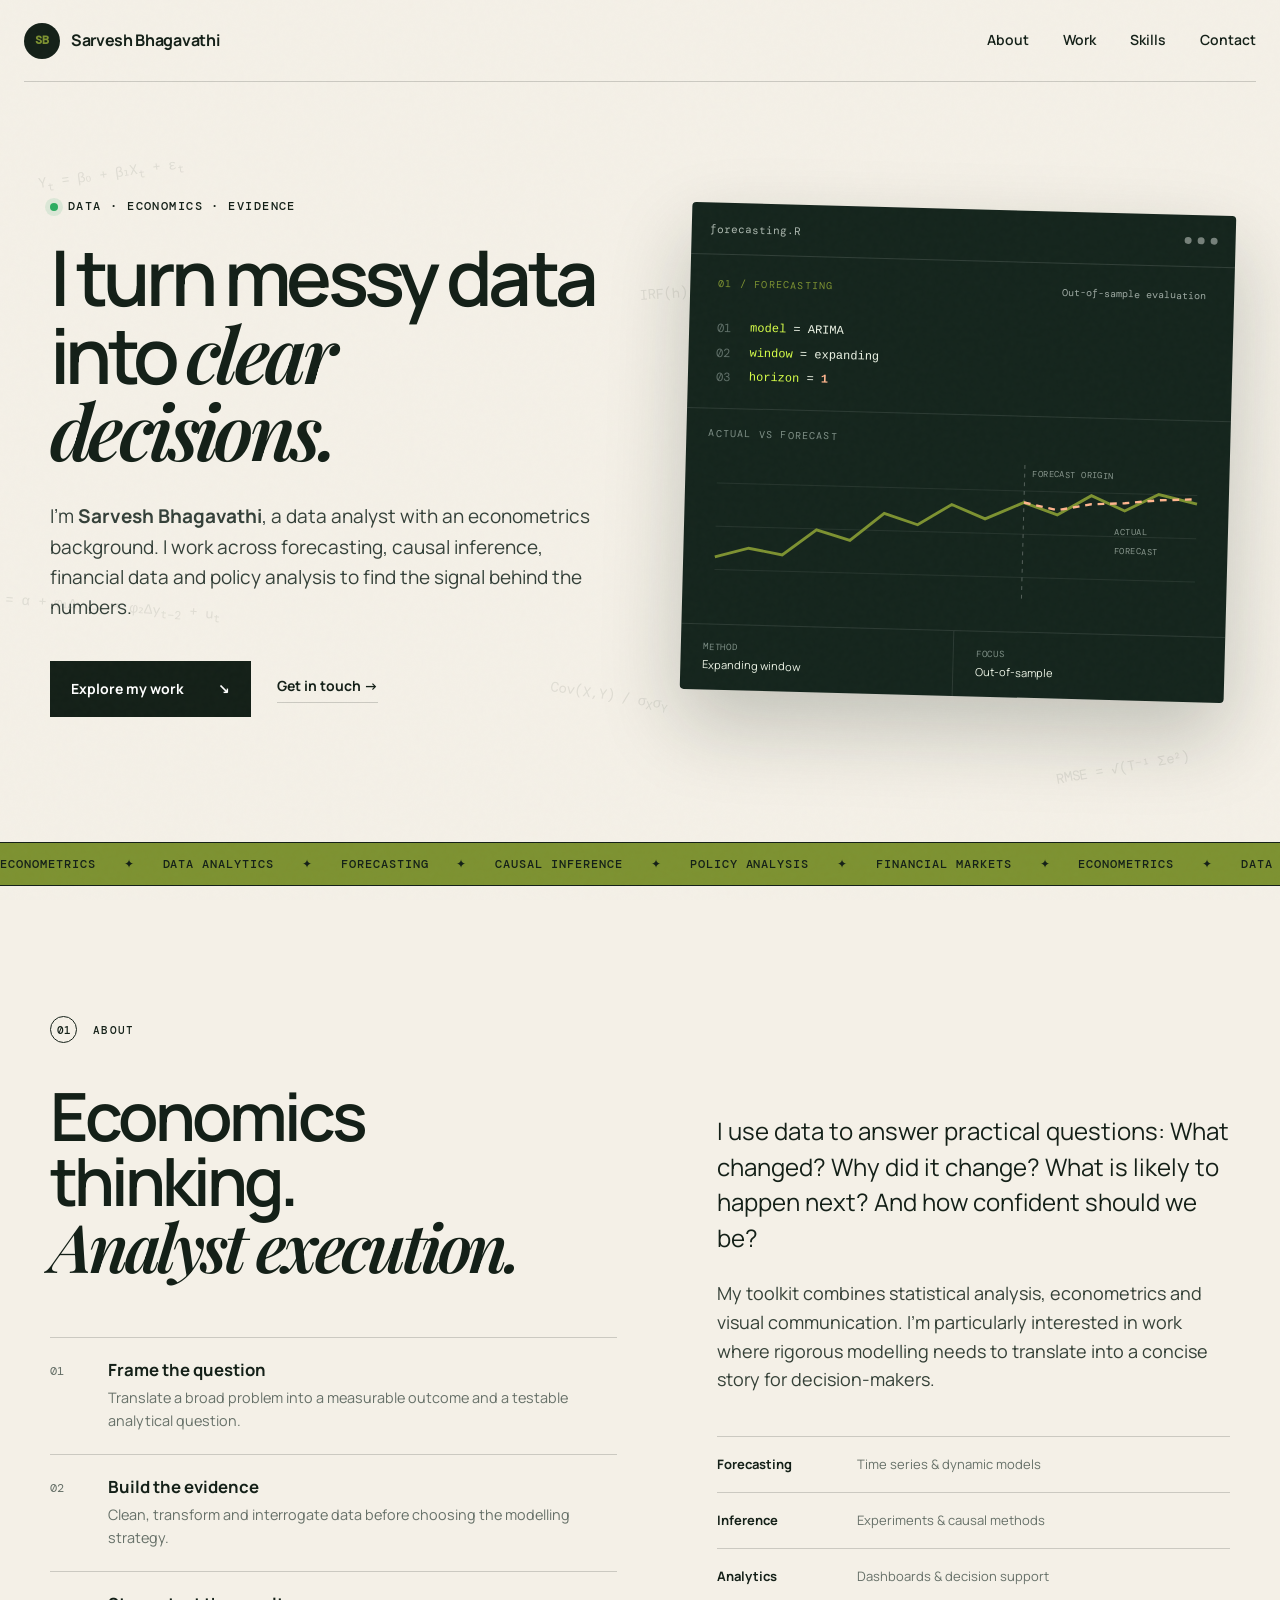
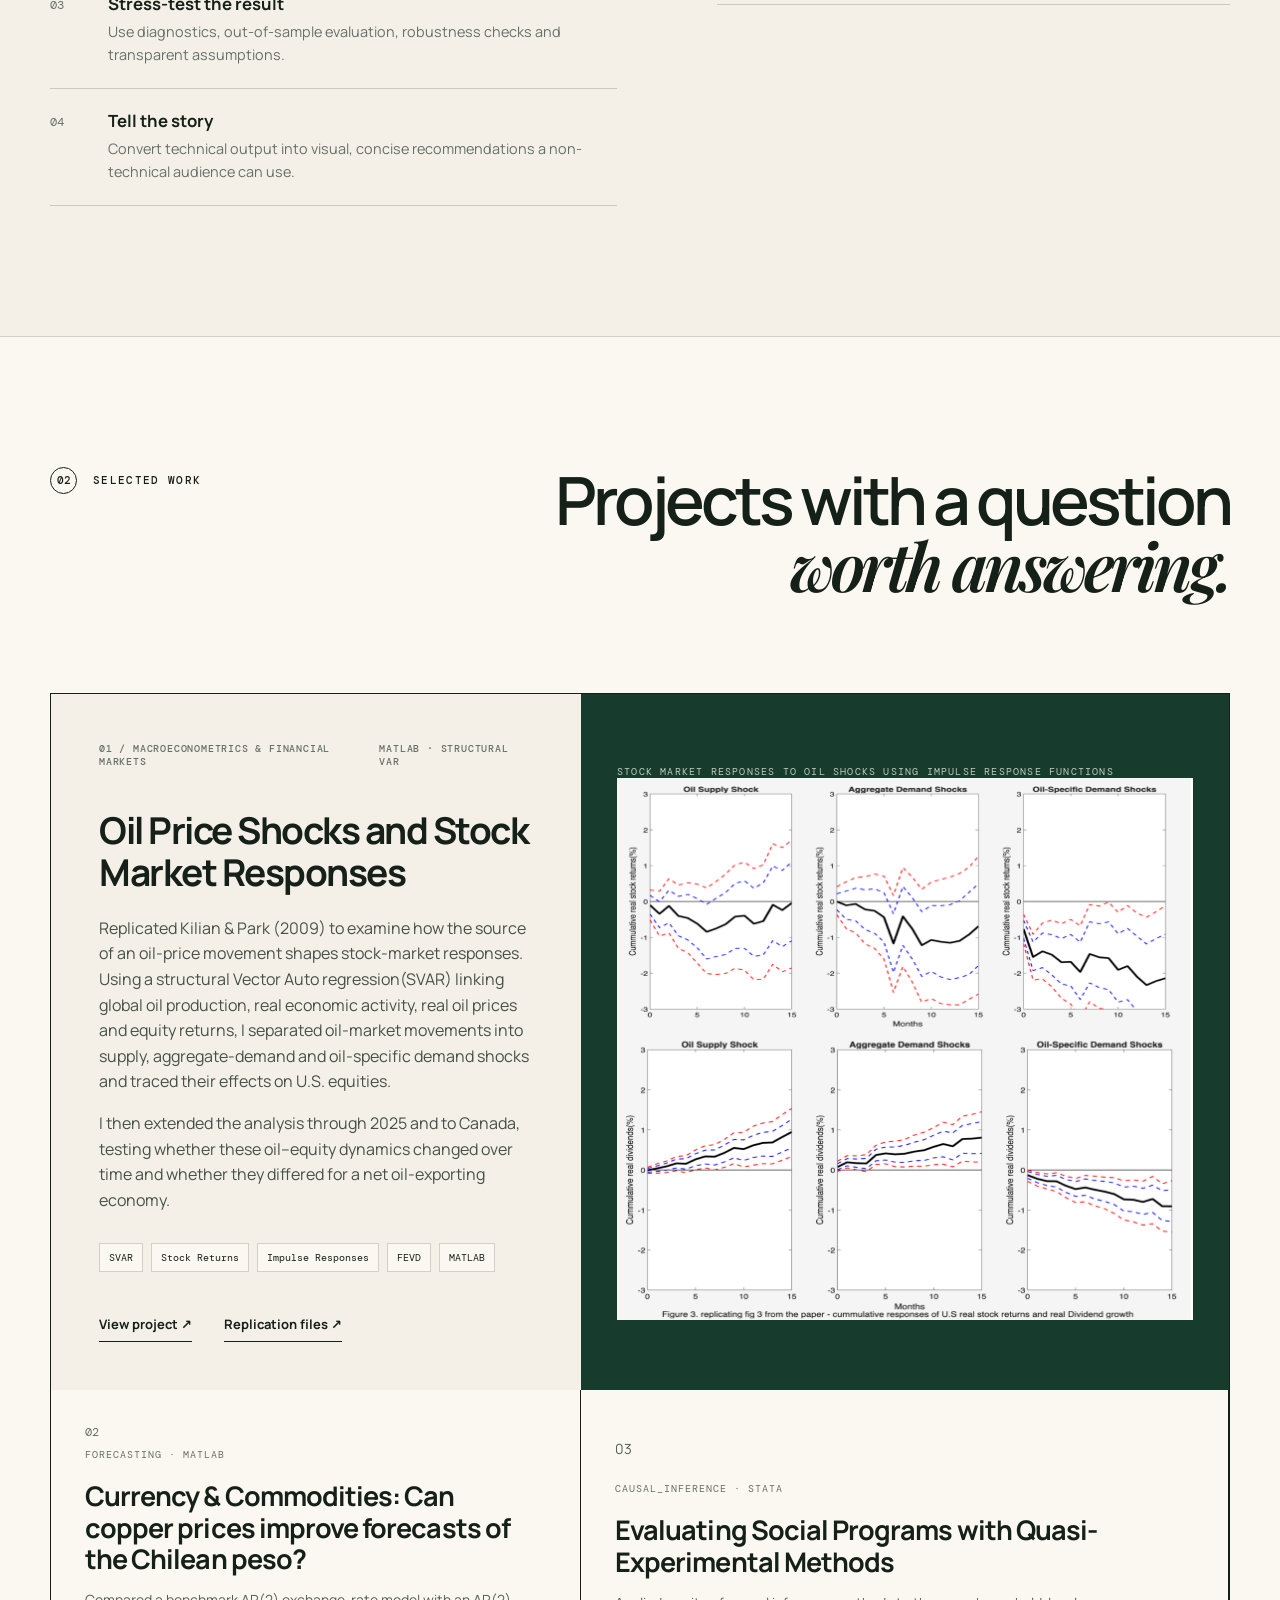
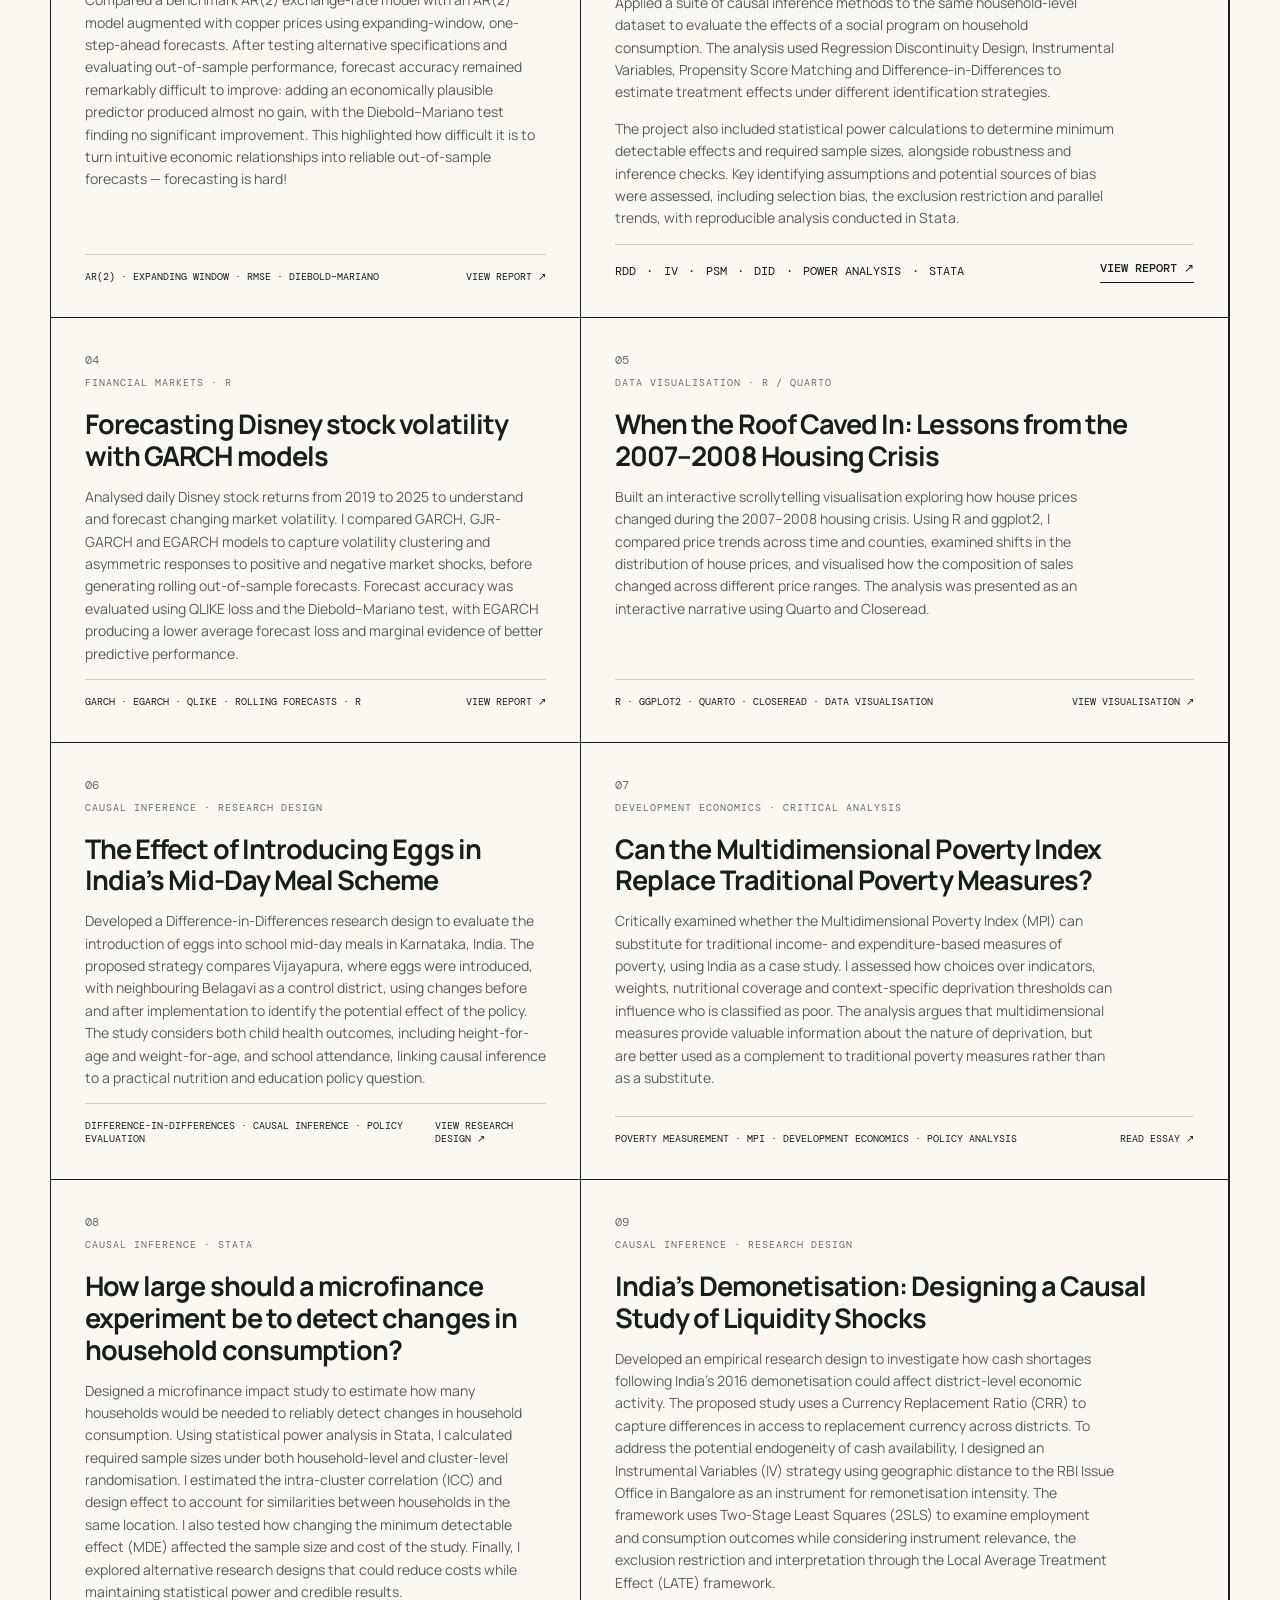
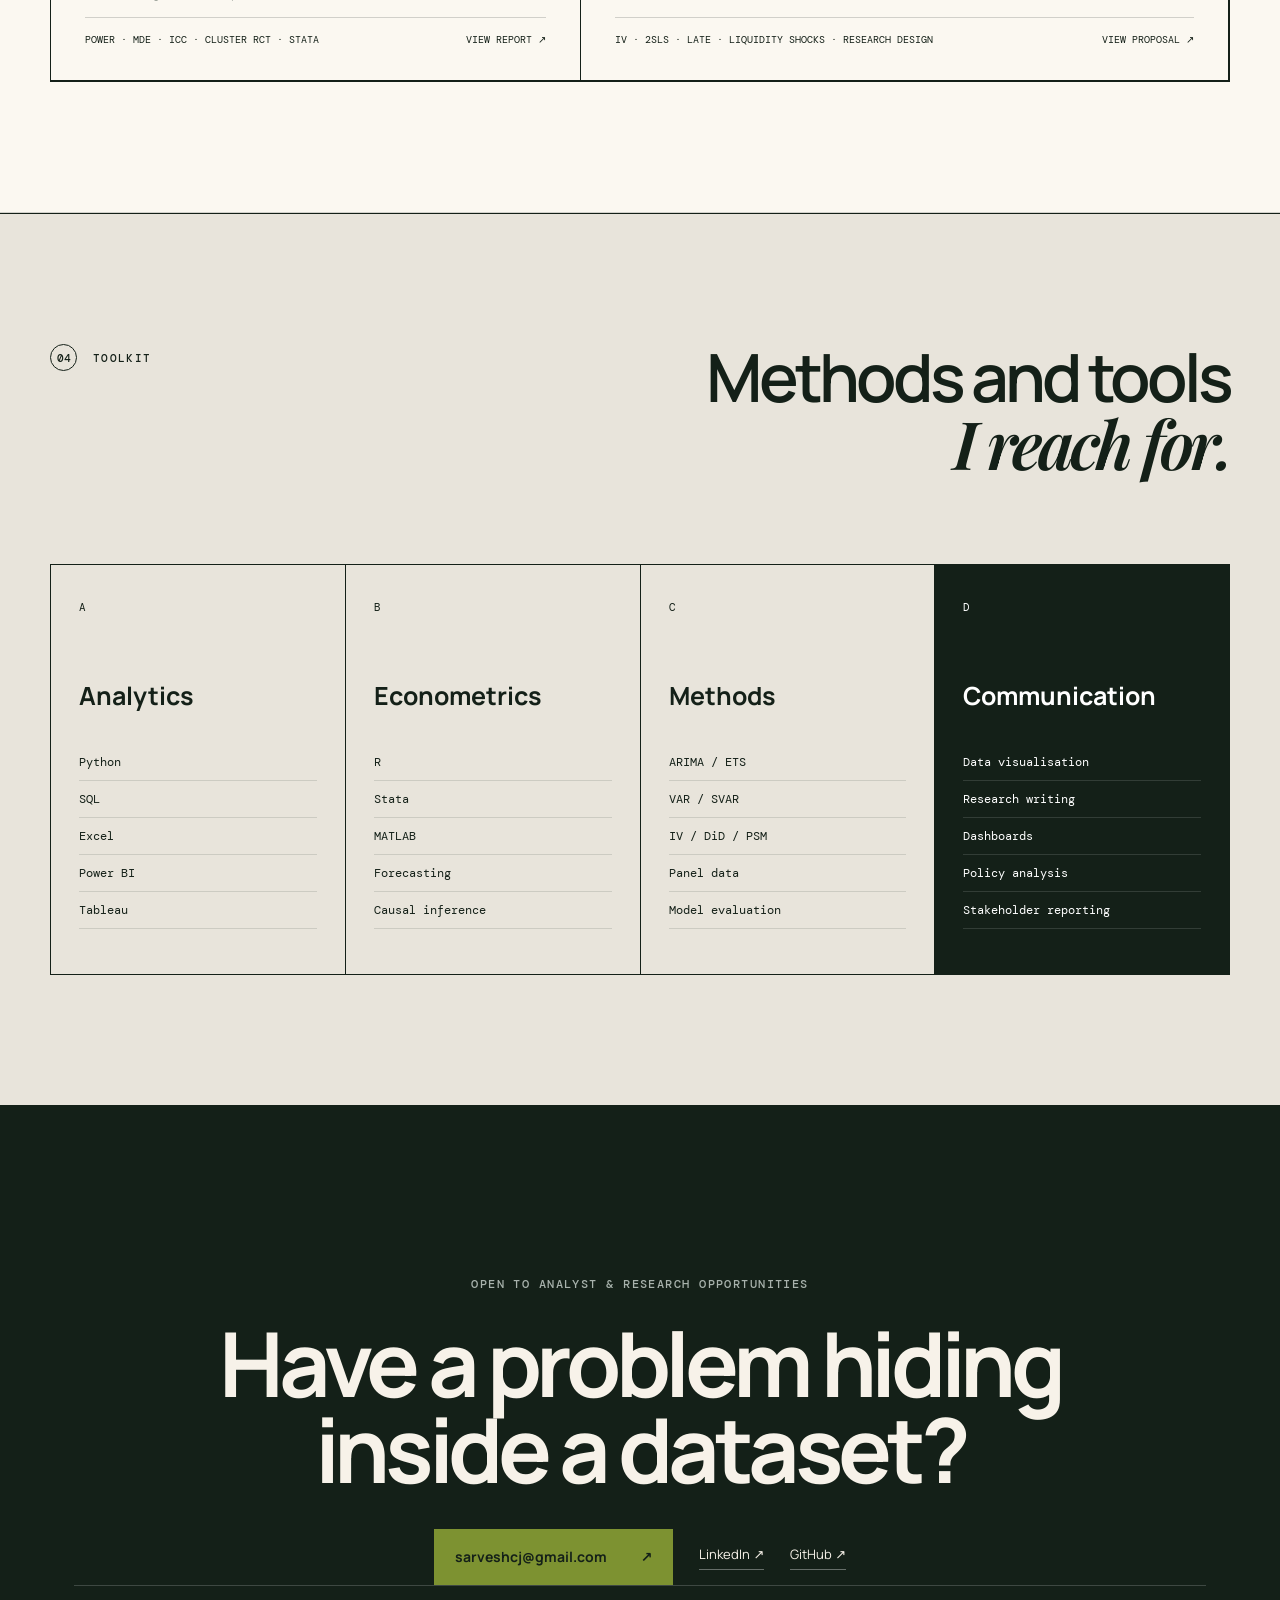
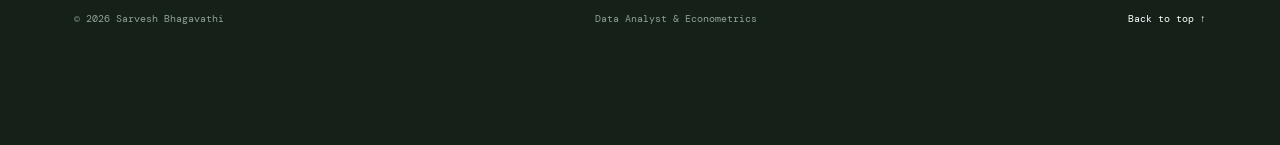
<file: index.html>
<!doctype html>
<html lang="en">
<head>
  <meta charset="utf-8" />
  <meta name="viewport" content="width=device-width, initial-scale=1" />
  <meta name="description" content="Sarvesh Bhagavathi — Data Analyst & Econometrics portfolio." />
  <meta name="theme-color" content="#f5f1e8" />
  <title>Sarvesh Bhagavathi | Data Analyst & Econometrics</title>
  <link rel="preconnect" href="https://fonts.googleapis.com">
  <link rel="preconnect" href="https://fonts.gstatic.com" crossorigin>
  <link href="https://fonts.googleapis.com/css2?family=DM+Mono:wght@300;400;500&family=Manrope:wght@400;500;600;700&family=Playfair+Display:ital,wght@0,600;1,600&display=swap" rel="stylesheet">
  <link rel="stylesheet" href="styles.css" />
</head>
<body>
  <div class="noise" aria-hidden="true"></div>
  <div class="equation-field" aria-hidden="true">
    <span class="eq eq-1">Y<sub>t</sub> = β₀ + β₁X<sub>t</sub> + ε<sub>t</sub></span>
    <span class="eq eq-2">E[ε | X] = 0</span>
    <span class="eq eq-3">Δy<sub>t</sub> = α + φ₁Δy<sub>t−1</sub> + φ₂Δy<sub>t−2</sub> + u<sub>t</sub></span>
    <span class="eq eq-4">RMSE = √(T⁻¹ Σe²)</span>
    <span class="eq eq-5">IRF(h) = ∂y<sub>t+h</sub>/∂ε<sub>t</sub></span>
    <span class="eq eq-6">Cov(X,Y) / σ<sub>X</sub>σ<sub>Y</sub></span>
  </div>

  <header class="site-header">
    <a class="brand" href="#top" aria-label="Home">
      <span class="brand-mark">SB</span>
      <span class="brand-name">Sarvesh Bhagavathi</span>
    </a>
    <nav class="nav" aria-label="Main navigation">
      <a href="#about">About</a>
      <a href="#work">Work</a>
      <a href="#skills">Skills</a>
      <a href="#contact">Contact</a>
    </nav>
    <button class="menu-button" aria-label="Open menu" aria-expanded="false">Menu</button>
  </header>

  <main id="top">
    <section class="hero shell">
      <div class="hero-copy reveal">
        <p class="eyebrow"><span class="status-dot"></span> Data · Economics · Evidence</p>
        <h1>I turn messy data into <em>clear decisions.</em></h1>
        <p class="hero-lede">I’m <strong>Sarvesh Bhagavathi</strong>, a data analyst with an econometrics background. I work across forecasting, causal inference, financial data and policy analysis to find the signal behind the numbers.</p>
        <div class="hero-actions">
          <a class="button button-primary" href="#work">Explore my work <span>↘</span></a>
          <a class="text-link" href="#contact">Get in touch <span>→</span></a>
        </div>
      </div>




     <div class="model-window">

  <div class="window-top">
    <span class="terminal-file">forecasting.R</span>
    <div class="window-dots"><i></i><i></i><i></i></div>
  </div>


  <!-- SCREEN 1: FORECASTING -->
  <div class="terminal-screen active" data-file="forecasting.R">

    <div class="terminal-heading">
      <span>01 / FORECASTING</span>
      <strong>Out-of-sample evaluation</strong>
    </div>

    <div class="code-block" aria-hidden="true">
      <span class="line"><b>01</b><code><i>model</i> = ARIMA</code></span>
      <span class="line"><b>02</b><code><i>window</i> = expanding</code></span>
      <span class="line"><b>03</b><code><i>horizon</i> = <strong>1</strong></code></span>
    </div>

    <div class="mini-chart">
      <div class="chart-label">ACTUAL VS FORECAST</div>

      <svg viewBox="0 0 520 180"
           role="img"
           aria-label="Illustrative actual and forecast time series">

        <path class="gridline"
              d="M10 45H510 M10 90H510 M10 135H510" />

        <!-- forecast origin -->
        <line class="forecast-origin"
              x1="330" y1="18"
              x2="330" y2="160" />

        <text class="svg-label"
              x="338" y="30">
          FORECAST ORIGIN
        </text>

        <!-- actual -->
        <path class="actual-line"
              d="M10 122
                 L45 112
                 L80 118
                 L115 91
                 L150 101
                 L185 72
                 L220 83
                 L255 61
                 L290 75
                 L330 57
                 L365 69
                 L400 48
                 L435 63
                 L470 45
                 L510 54" />

        <!-- forecast -->
        <path class="forecast-line"
              d="M330 57
                 L365 64
                 L400 57
                 L435 55
                 L470 51
                 L510 49" />

        <text class="svg-label"
              x="425" y="88">
          ACTUAL
        </text>

        <text class="svg-label"
              x="425" y="108">
          FORECAST
        </text>

      </svg>
    </div>

    <div class="model-footer">
      <span><small>METHOD</small> Expanding window</span>
      <span><small>FOCUS</small> Out-of-sample</span>
    </div>

  </div>


  <!-- SCREEN 2: CAUSAL INFERENCE -->
<div class="terminal-screen" data-file="causal_inference.do">

  <div class="terminal-heading">
    <span>02 / CAUSAL INFERENCE</span>
    <strong>Difference-in-Differences</strong>
  </div>

  <div class="code-block" aria-hidden="true">
    <span class="line"><b>01</b><code><i>group</i> = treatment / control</code></span>
    <span class="line"><b>02</b><code><i>period</i> = pre / post</code></span>
    <span class="line"><b>03</b><code><i>effect</i> = ΔT − ΔC</code></span>
  </div>

  <div class="mini-chart">
    <div class="chart-label">DIFFERENCE-IN-DIFFERENCES</div>

    <svg viewBox="0 0 520 180"
         role="img"
         aria-label="Illustrative difference-in-differences design">

      <!-- horizontal grid -->
      <path class="gridline"
            d="M10 45H510 M10 90H510 M10 135H510" />

      <!-- intervention -->
      <line class="treatment-marker"
            x1="280" y1="16"
            x2="280" y2="160" />

      <text class="svg-label"
            x="289" y="27">
        INTERVENTION
      </text>

      <!-- CONTROL:
           different level from treatment,
           but similar pre-treatment trend -->
      <path class="control-line"
            d="M35 126
               L95 117
               L155 106
               L215 99
               L275 88
               L335 80
               L395 69
               L455 62
               L500 54" />

      <!-- TREATMENT:
           higher level pre-treatment,
           approximately parallel movement,
           then separates immediately after intervention -->
      <path class="treatment-line"
            d="M35 103
               L95 94
               L155 83
               L215 76
               L275 65
               L335 44
               L395 31
               L455 20
               L500 14" />

      <!-- COUNTERFACTUAL:
           where treatment would approximately continue
           under the parallel-trends assumption -->
      <path class="counterfactual-line"
            d="M275 65
               L335 57
               L395 46
               L455 39
               L500 31" />

      <text class="svg-label"
            x="405" y="18">
        TREATMENT
      </text>

      <text class="svg-label"
            x="424" y="72">
        CONTROL
      </text>

      <text class="svg-label counterfactual-label"
            x="330" y="58">
        COUNTERFACTUAL
      </text>

      <!-- PRE / POST labels -->
      <text class="svg-period-label"
            x="130" y="157">
        PRE
      </text>

      <text class="svg-period-label"
            x="380" y="157">
        POST
      </text>

    </svg>
  </div>

  <div class="model-footer">
    <span><small>DESIGN</small> Treatment vs control</span>
    <span><small>ASSUMPTION</small> Parallel trends</span>
  </div>

</div>


 <!-- SCREEN 3: FINANCIAL MARKETS -->
<div class="terminal-screen" data-file="volatility.R">

  <div class="terminal-heading">
    <span>03 / FINANCIAL MARKETS</span>
    <strong>Volatility modelling</strong>
  </div>

  <div class="code-block" aria-hidden="true">
    <span class="line"><b>01</b><code><i>rₜ</i> = Δ log(Pₜ)</code></span>
    <span class="line"><b>02</b><code><i>model</i> = GARCH(1,1)</code></span>
    <span class="line"><b>03</b><code><i>σ²ₜ</i> = ω + αε²ₜ₋₁ + βσ²ₜ₋₁</code></span>
  </div>

  <div class="mini-chart">
    <div class="chart-label">RETURN VOLATILITY</div>

    <svg viewBox="0 0 520 180"
         role="img"
         aria-label="Illustrative financial return series showing volatility clustering">

      <!-- horizontal grid -->
      <path class="gridline"
            d="M10 45H510 M10 90H510 M10 135H510" />

      <!-- zero return -->
      <line class="zero-line"
            x1="10" y1="90"
            x2="510" y2="90" />

      <text class="svg-label"
            x="15" y="84">
        0
      </text>

      <!-- irregular return series:
           quiet -> volatile -> quiet -->
      <path class="returns-line"
            d="
            M10 88
            L25 84
            L40 92
            L55 87
            L70 95
            L85 89
            L100 86
            L115 93
            L130 90
            L145 96
            L160 85
            L175 91
            L190 87
            L205 94

            L220 76
            L235 103
            L250 61
            L265 119
            L280 47
            L295 107
            L310 68
            L325 128
            L340 39
            L355 82
            L370 56
            L385 111
            L400 73

            L415 96
            L430 84
            L445 91
            L460 87
            L475 94
            L490 89
            L505 92
            " />

      <!-- volatility cluster annotation -->
      <line class="cluster-bracket"
            x1="220" y1="22"
            x2="400" y2="22" />

      <line class="cluster-bracket"
            x1="220" y1="22"
            x2="220" y2="30" />

      <line class="cluster-bracket"
            x1="400" y1="22"
            x2="400" y2="30" />

      <text class="svg-label"
            x="263" y="16">
        HIGH VOLATILITY
      </text>

      <text class="svg-period-label"
            x="75" y="155">
        QUIET
      </text>

      <text class="svg-period-label"
            x="275" y="155">
        VOLATILE
      </text>

      <text class="svg-period-label"
            x="445" y="155">
        QUIET
      </text>

    </svg>
  </div>

  <div class="model-footer">
    <span><small>MODEL</small> GARCH(1,1)</span>
    <span><small>FEATURE</small> Volatility clustering</span>
  </div>

</div>

       
      </div>
    </section>

    <section class="ticker" aria-label="Skills ticker">
      <div class="ticker-track">
        <span>ECONOMETRICS</span><i>✦</i><span>DATA ANALYTICS</span><i>✦</i><span>FORECASTING</span><i>✦</i><span>CAUSAL INFERENCE</span><i>✦</i><span>POLICY ANALYSIS</span><i>✦</i><span>FINANCIAL MARKETS</span><i>✦</i>
        <span>ECONOMETRICS</span><i>✦</i><span>DATA ANALYTICS</span><i>✦</i><span>FORECASTING</span><i>✦</i><span>CAUSAL INFERENCE</span><i>✦</i><span>POLICY ANALYSIS</span><i>✦</i><span>FINANCIAL MARKETS</span><i>✦</i>
      </div>
    </section>

   <section class="section shell about" id="about">
  <div class="section-kicker reveal"><span>01</span> About</div>

  <div class="about-grid">

    <!-- LEFT SIDE -->
    <div class="about-left reveal">
      <h2 class="section-title">
        Economics thinking.<br>
        <em>Analyst execution.</em>
      </h2>

      <ol class="about-method-list">

        <li>
          <span>01</span>
          <div>
            <strong>Frame the question</strong>
            <p>
              Translate a broad problem into a measurable outcome and a
              testable analytical question.
            </p>
          </div>
        </li>

        <li>
          <span>02</span>
          <div>
            <strong>Build the evidence</strong>
            <p>
              Clean, transform and interrogate data before choosing the
              modelling strategy.
            </p>
          </div>
        </li>

        <li>
          <span>03</span>
          <div>
            <strong>Stress-test the result</strong>
            <p>
              Use diagnostics, out-of-sample evaluation, robustness checks
              and transparent assumptions.
            </p>
          </div>
        </li>

        <li>
          <span>04</span>
          <div>
            <strong>Tell the story</strong>
            <p>
              Convert technical output into visual, concise recommendations
              a non-technical audience can use.
            </p>
          </div>
        </li>

      </ol>
    </div>


    <!-- RIGHT SIDE -->
    <div class="about-copy reveal delay-1">

      <p>
        I use data to answer practical questions: What changed? Why did it
        change? What is likely to happen next? And how confident should we be?
      </p>

      <p>
        My toolkit combines statistical analysis, econometrics and visual
        communication. I’m particularly interested in work where rigorous
        modelling needs to translate into a concise story for decision-makers.
      </p>

      <div class="facts">
        <div>
          <strong>Forecasting</strong>
          <span>Time series &amp; dynamic models</span>
        </div>

        <div>
          <strong>Inference</strong>
          <span>Experiments &amp; causal methods</span>
        </div>

        <div>
          <strong>Analytics</strong>
          <span>Dashboards &amp; decision support</span>
        </div>
      </div>

    </div>

  </div>
</section>

    <section class="section work-section" id="work">
      <div class="shell">
        <div class="section-heading reveal">
          <div class="section-kicker"><span>02</span> Selected work</div>
          <h2 class="section-title">Projects with a question<br><em>worth answering.</em></h2>
        </div>

<article class="project project-featured reveal">

  <!-- LEFT SIDE -->
  <div class="project-content">

    <div class="project-topline">
      <span>01 / Macroeconometrics & Financial Markets</span>
      <span>MATLAB · Structural VAR</span>
    </div>

    <h3>Oil Price Shocks and Stock Market Responses</h3>

    <p>
      Replicated Kilian & Park (2009) to examine how the source of an oil-price
      movement shapes stock-market responses. Using a structural Vector Auto regression(SVAR) linking
      global oil production, real economic activity, real oil prices and equity
      returns, I separated oil-market movements into supply, aggregate-demand
      and oil-specific demand shocks and traced their effects on U.S. equities.
    </p>

    <p>
      I then extended the analysis through 2025 and to Canada, testing whether
      these oil–equity dynamics changed over time and whether they differed for
      a net oil-exporting economy.
    </p>

    <div class="project-tags">
      <span>SVAR</span>
      <span>Stock Returns</span>
      <span>Impulse Responses</span>
      <span>FEVD</span>
      <span>MATLAB</span>
    </div>
<div class="project-links">

  <a class="project-link"
     href="https://drive.google.com/file/d/1F3PJIjns4B5zvnW9_JA9KgN98ZnjPs3U/view?usp=drive_link"
     target="_blank"
     rel="noopener noreferrer">
    View project <span>↗</span>
  </a>

  <a class="project-link"
     href="https://github.com/sarvesh-cj/A-Replication-of-Kilian-Park-2009-with-Extensions-to-Canada"
     target="_blank"
     rel="noopener noreferrer">
    Replication files <span>↗</span>
  </a>

</div>
  </div>


  <!-- RIGHT SIDE -->
  <div class="project-graphic">

    <div class="graphic-label">
      stock market responses to oil shocks using impulse response functions
    </div>

    <img
      src="images/irf.png"
      alt="Stock market responses to structural oil market shocks"
      class="project-graph"
    >

  </div>



         <article class="project-card reveal">
  <div class="project-card-index">02</div>

  <div>
    <span class="project-type">Forecasting · MATLAB</span>

    <h3>Currency & Commodities: Can copper prices improve forecasts of the Chilean peso?</h3>

    <p>
      Compared a benchmark AR(2) exchange-rate model with an AR(2) model
      augmented with copper prices using expanding-window, one-step-ahead
      forecasts. After testing alternative specifications and evaluating
      out-of-sample performance, forecast accuracy remained remarkably difficult
      to improve: adding an economically plausible predictor produced almost no
      gain, with the Diebold–Mariano test finding no significant improvement.
      This highlighted how difficult it is to turn intuitive economic
      relationships into reliable out-of-sample forecasts — forecasting is hard!
    </p>
  </div>

  <div class="project-card-bottom">
    <span>AR(2) · Expanding Window · RMSE · Diebold–Mariano</span>

    <a
      href="https://github.com/sarvesh-cj/Exchange-rate-and-commodity-prices"
      target="_blank"
      rel="noopener noreferrer">
      View report ↗
    </a>
  </div>
</article>

<article class="project-card reveal">

  <div>
    <p class="project-number">03<div></div>
      <span class="project-type">causal_inference · stata</span>


    <h3>
      Evaluating Social Programs with Quasi-Experimental Methods
    </h3>

    <p>
      Applied a suite of causal inference methods to the same household-level
      dataset to evaluate the effects of a social program on household
      consumption. The analysis used Regression Discontinuity Design,
      Instrumental Variables, Propensity Score Matching and
      Difference-in-Differences to estimate treatment effects under different
      identification strategies.
    </p>

    <p>
      The project also included statistical power calculations to determine
      minimum detectable effects and required sample sizes, alongside
      robustness and inference checks. Key identifying assumptions and
      potential sources of bias were assessed, including selection bias,
      the exclusion restriction and parallel trends, with reproducible
      analysis conducted in Stata.
    </p>
  </div>

  <div class="project-card-bottom">

    <div class="project-meta">
      <span>RDD</span>
      <i>·</i>
      <span>IV</span>
      <i>·</i>
      <span>PSM</span>
      <i>·</i>
      <span>DiD</span>
      <i>·</i>
      <span>POWER ANALYSIS</span>
      <i>·</i>
      <span>STATA</span>
    </div>

    <a class="project-link"
       href="https://github.com/sarvesh-cj/emperical-strategy-for-policy-"
       target="_blank"
       rel="noopener noreferrer">
      View report <span>↗</span>
    </a>

  </div>

</article>


<article class="project-card reveal">
  <div class="project-card-index">04</div>

  <div>
    <span class="project-type">Financial Markets · R</span>

    <h3>Forecasting Disney stock volatility with GARCH models</h3>

    <p>
      Analysed daily Disney stock returns from 2019 to 2025 to understand and
      forecast changing market volatility. I compared GARCH, GJR-GARCH and
      EGARCH models to capture volatility clustering and asymmetric responses
      to positive and negative market shocks, before generating rolling
      out-of-sample forecasts. Forecast accuracy was evaluated using QLIKE
      loss and the Diebold–Mariano test, with EGARCH producing a lower average
      forecast loss and marginal evidence of better predictive performance.
    </p>
  </div>

  <div class="project-card-bottom">
    <span>GARCH · EGARCH · QLIKE · Rolling Forecasts · R</span>

    <a
      href="https://drive.google.com/file/d/1QqLHxwQBlsuoR4s3350nic7PqYjd0uL6/view?usp=sharing"
      target="_blank"
      rel="noopener noreferrer">
      View report ↗
    </a>
  </div>
</article>




<article class="project-card reveal delay-1">
  <div class="project-card-index">05</div>

  <div>
    <span class="project-type">Data Visualisation · R / Quarto</span>

    <h3>When the Roof Caved In: Lessons from the 2007–2008 Housing Crisis</h3>

    <p>
      Built an interactive scrollytelling visualisation exploring how house prices
      changed during the 2007–2008 housing crisis. Using R and ggplot2, I compared
      price trends across time and counties, examined shifts in the distribution
      of house prices, and visualised how the composition of sales changed across
      different price ranges. The analysis was presented as an interactive
      narrative using Quarto and Closeread.
    </p>
  </div>

  <div class="project-card-bottom">
    <span>R · ggplot2 · Quarto · Closeread · Data Visualisation</span>

    <a
      href="projects/Question_4_STUDENTNUMBER.html"
      target="_blank"
      rel="noopener noreferrer">
      View visualisation ↗
    </a>
  </div>
</article>

<!-- PROJECT 06 -->
<article class="project-card reveal">
  <div class="project-card-index">06</div>

  <div>
    <span class="project-type">Causal Inference · Research Design</span>

    <h3>
      The Effect of Introducing Eggs in India’s Mid-Day Meal Scheme
    </h3>

    <p>
      Developed a Difference-in-Differences research design to evaluate the
      introduction of eggs into school mid-day meals in Karnataka, India.
      The proposed strategy compares Vijayapura, where eggs were introduced,
      with neighbouring Belagavi as a control district, using changes before
      and after implementation to identify the potential effect of the policy.
      The study considers both child health outcomes, including height-for-age
      and weight-for-age, and school attendance, linking causal inference to
      a practical nutrition and education policy question.
    </p>
  </div>

  <div class="project-card-bottom">
    <span>Difference-in-Differences · Causal Inference · Policy Evaluation</span>

    <a
      href="https://drive.google.com/file/d/1M9KfbgsLbFpS6sKazKDdFHAHOpQDk2EO/view?usp=sharing"
      target="_blank"
      rel="noopener noreferrer">
      View research design ↗
    </a>
  </div>
</article>


<!-- PROJECT 07 -->
<article class="project-card reveal delay-1">
  <div class="project-card-index">07</div>

  <div>
    <span class="project-type">Development Economics · Critical Analysis</span>

    <h3>
      Can the Multidimensional Poverty Index Replace Traditional Poverty Measures?
    </h3>

    <p>
      Critically examined whether the Multidimensional Poverty Index (MPI)
      can substitute for traditional income- and expenditure-based measures
      of poverty, using India as a case study. I assessed how choices over
      indicators, weights, nutritional coverage and context-specific
      deprivation thresholds can influence who is classified as poor.
      The analysis argues that multidimensional measures provide valuable
      information about the nature of deprivation, but are better used as
      a complement to traditional poverty measures rather than as a substitute.
    </p>
  </div>

  <div class="project-card-bottom">
    <span>Poverty Measurement · MPI · Development Economics · Policy Analysis</span>

    <a
      href="https://drive.google.com/file/d/1EjmIhui2ZLbiqPhs_7e05KeeGcvTtDGm/view?usp=sharing"
      target="_blank"
      rel="noopener noreferrer">
      Read essay ↗
    </a>
  </div>
</article>


<article class="project-card reveal delay-1">
  <div class="project-card-index">08</div>

  <div>
    <span class="project-type">Causal Inference · Stata</span>

    <h3>    How large should a microfinance experiment be to detect changes in household consumption?</h3>

<p>
  Designed a microfinance impact study to estimate how many households would be
  needed to reliably detect changes in household consumption. Using statistical
  power analysis in Stata, I calculated required sample sizes under both
  household-level and cluster-level randomisation. I estimated the intra-cluster
  correlation (ICC) and design effect to account for similarities between
  households in the same location. I also tested how changing the minimum
  detectable effect (MDE) affected the sample size and cost of the study.
  Finally, I explored alternative research designs that could reduce costs while
  maintaining statistical power and credible results.
</p>
  </div>

  <div class="project-card-bottom">
    <span>Power · MDE · ICC · Cluster RCT · Stata</span>

    <a
      href="https://drive.google.com/file/d/1f4uISd_4hhEqxHPd6JUoXZqA1scIBe5t/view?usp=drive_link"
      target="_blank"
      rel="noopener noreferrer">
      View report ↗
    </a>
  </div>
</article>

<article class="project-card reveal">
  <div class="project-card-index">09</div>

  <div>
    <span class="project-type">Causal Inference · Research Design</span>

    <h3>
      India’s Demonetisation: Designing a Causal Study of Liquidity Shocks
    </h3>

    <p>
      Developed an empirical research design to investigate how cash shortages
      following India’s 2016 demonetisation could affect district-level economic
      activity. The proposed study  uses a Currency
        Replacement Ratio (CRR) to capture differences in access to replacement
      currency across districts. To address the potential endogeneity of cash
      availability, I designed an Instrumental Variables (IV) strategy using
      geographic distance to the RBI Issue Office in Bangalore as an instrument
      for remonetisation intensity. The framework uses Two-Stage Least Squares
      (2SLS) to examine employment and consumption outcomes while considering
      instrument relevance, the exclusion restriction and interpretation through
      the Local Average Treatment Effect (LATE) framework.
    </p>
  </div>

  <div class="project-card-bottom">
    <span>IV · 2SLS · LATE · Liquidity Shocks · Research Design</span>

    <a
      href="https://drive.google.com/file/d/1pFrpqecCMCzZevT-62JpmdZosTwS6Y4L/view?usp=drive_link"
      target="_blank"
      rel="noopener noreferrer">
      View proposal ↗
    </a>
  </div>
</article>


        </div>
      </div>
    </section>

    

    <section class="section skills-section" id="skills">
      <div class="shell">
        <div class="section-heading reveal">
          <div class="section-kicker"><span>04</span> Toolkit</div>
          <h2 class="section-title">Methods and tools<br><em>I reach for.</em></h2>
        </div>
        <div class="skills-board reveal">
          <div class="skill-column">
            <span class="skill-number">A</span>
            <h3>Analytics</h3>
            <p>Python</p><p>SQL</p><p>Excel</p><p>Power BI</p><p>Tableau</p>
          </div>
          <div class="skill-column">
            <span class="skill-number">B</span>
            <h3>Econometrics</h3>
            <p>R</p><p>Stata</p><p>MATLAB</p><p>Forecasting</p><p>Causal inference</p>
          </div>
          <div class="skill-column">
            <span class="skill-number">C</span>
            <h3>Methods</h3>
            <p>ARIMA / ETS</p><p>VAR / SVAR</p><p>IV / DiD / PSM</p><p>Panel data</p><p>Model evaluation</p>
          </div>
          <div class="skill-column skill-column-dark">
            <span class="skill-number">D</span>
            <h3>Communication</h3>
            <p>Data visualisation</p><p>Research writing</p><p>Dashboards</p><p>Policy analysis</p><p>Stakeholder reporting</p>
          </div>
        </div>
      </div>
    </section>

    <section class="contact section" id="contact">
      <div class="shell contact-inner reveal">
        <p class="eyebrow">Open to analyst & research opportunities</p>
        <h2>Have a problem hiding<br>inside a dataset?</h2>
        
        <div class="contact-actions">

  <a class="button button-light"
     href="mailto:sarveshcj@gmail.com">
    sarveshcj@gmail.com <span>↗</span>
  </a>

  <a class="contact-link"
     href="https://www.linkedin.com/in/sarvesh-bhagavathi-694a5225b"
     target="_blank"
     rel="noopener noreferrer">
    LinkedIn <span>↗</span>
  </a>

  <a class="contact-link"
     href="https://github.com/sarvesh-cj"
     target="_blank"
     rel="noopener noreferrer">
    GitHub <span>↗</span>
  </a>

</div>

      
      <div class="footer shell">
        <span>© <span id="year"></span> Sarvesh Bhagavathi</span>
        <span>Data Analyst & Econometrics</span>
        <a href="#top">Back to top ↑</a>
      </div>
    </section>
  </main>

  <script src="script.js"></script>
</body>
</html>
</file>
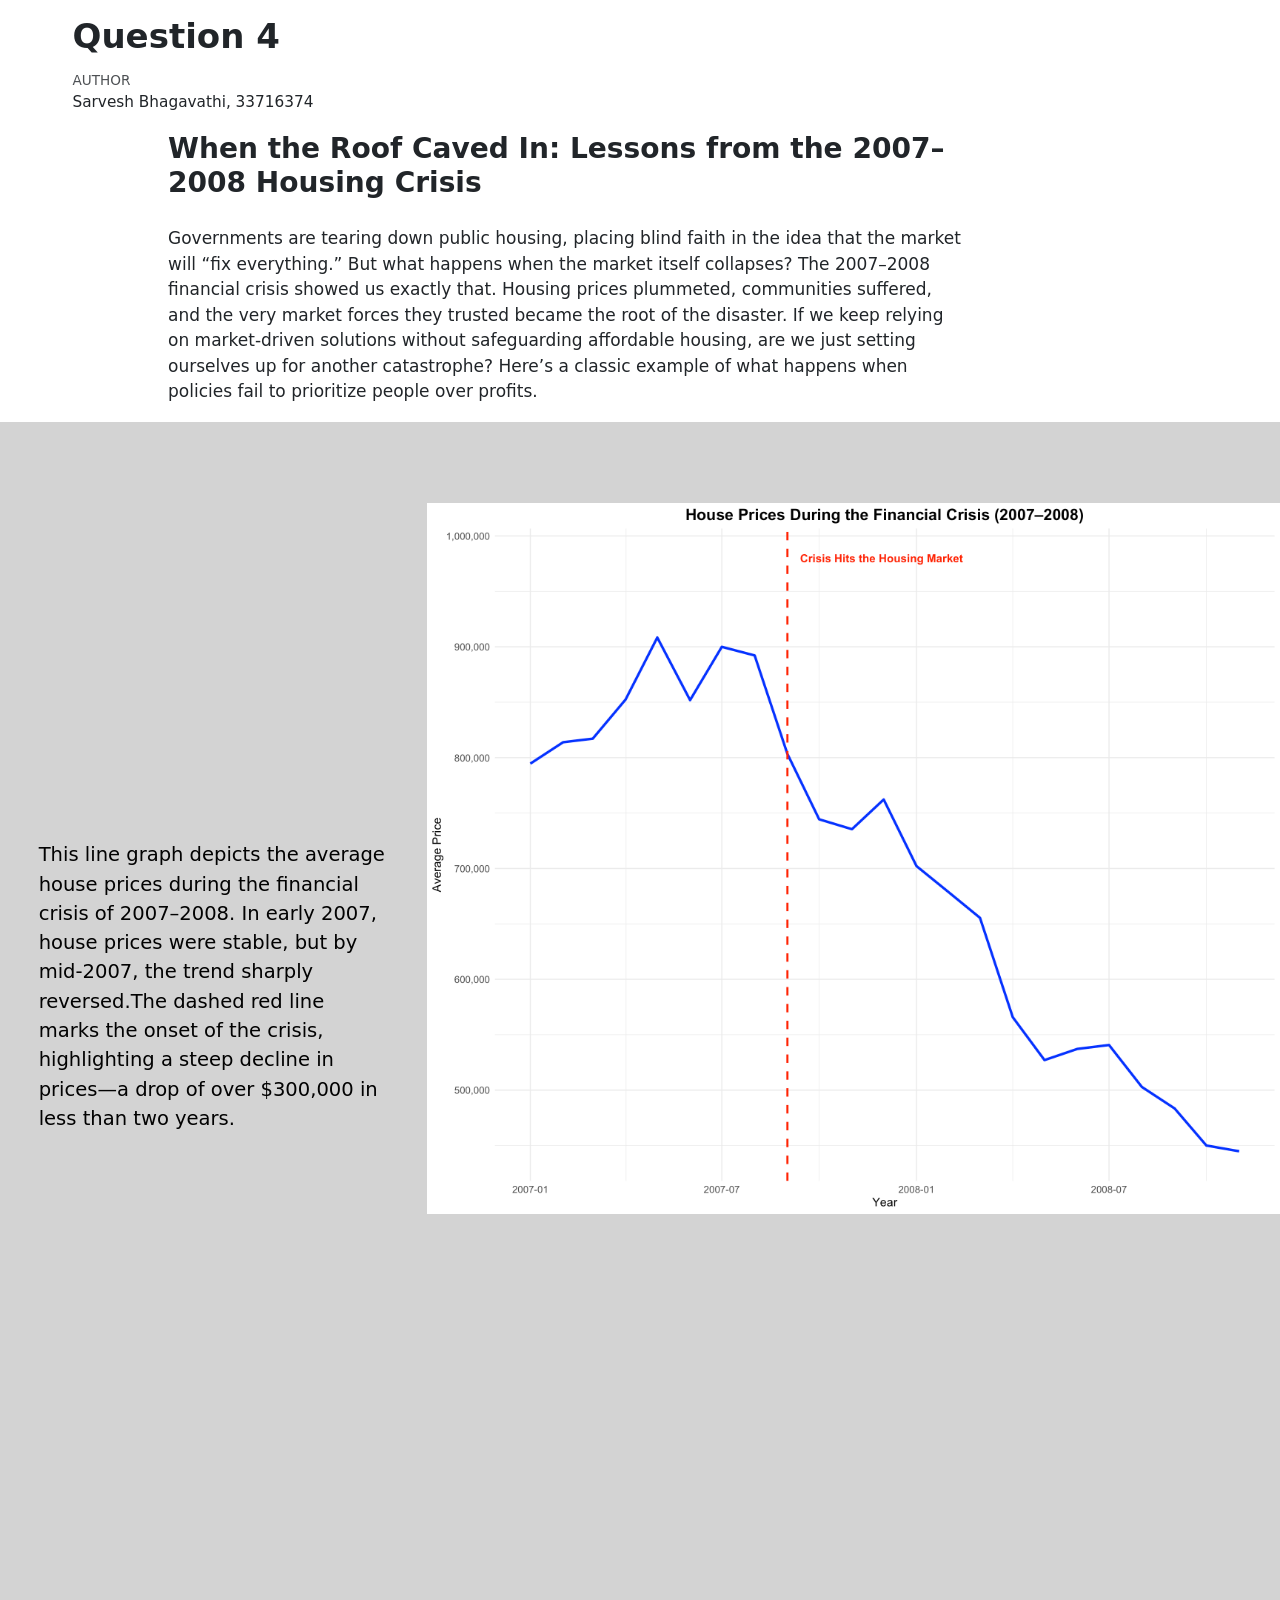
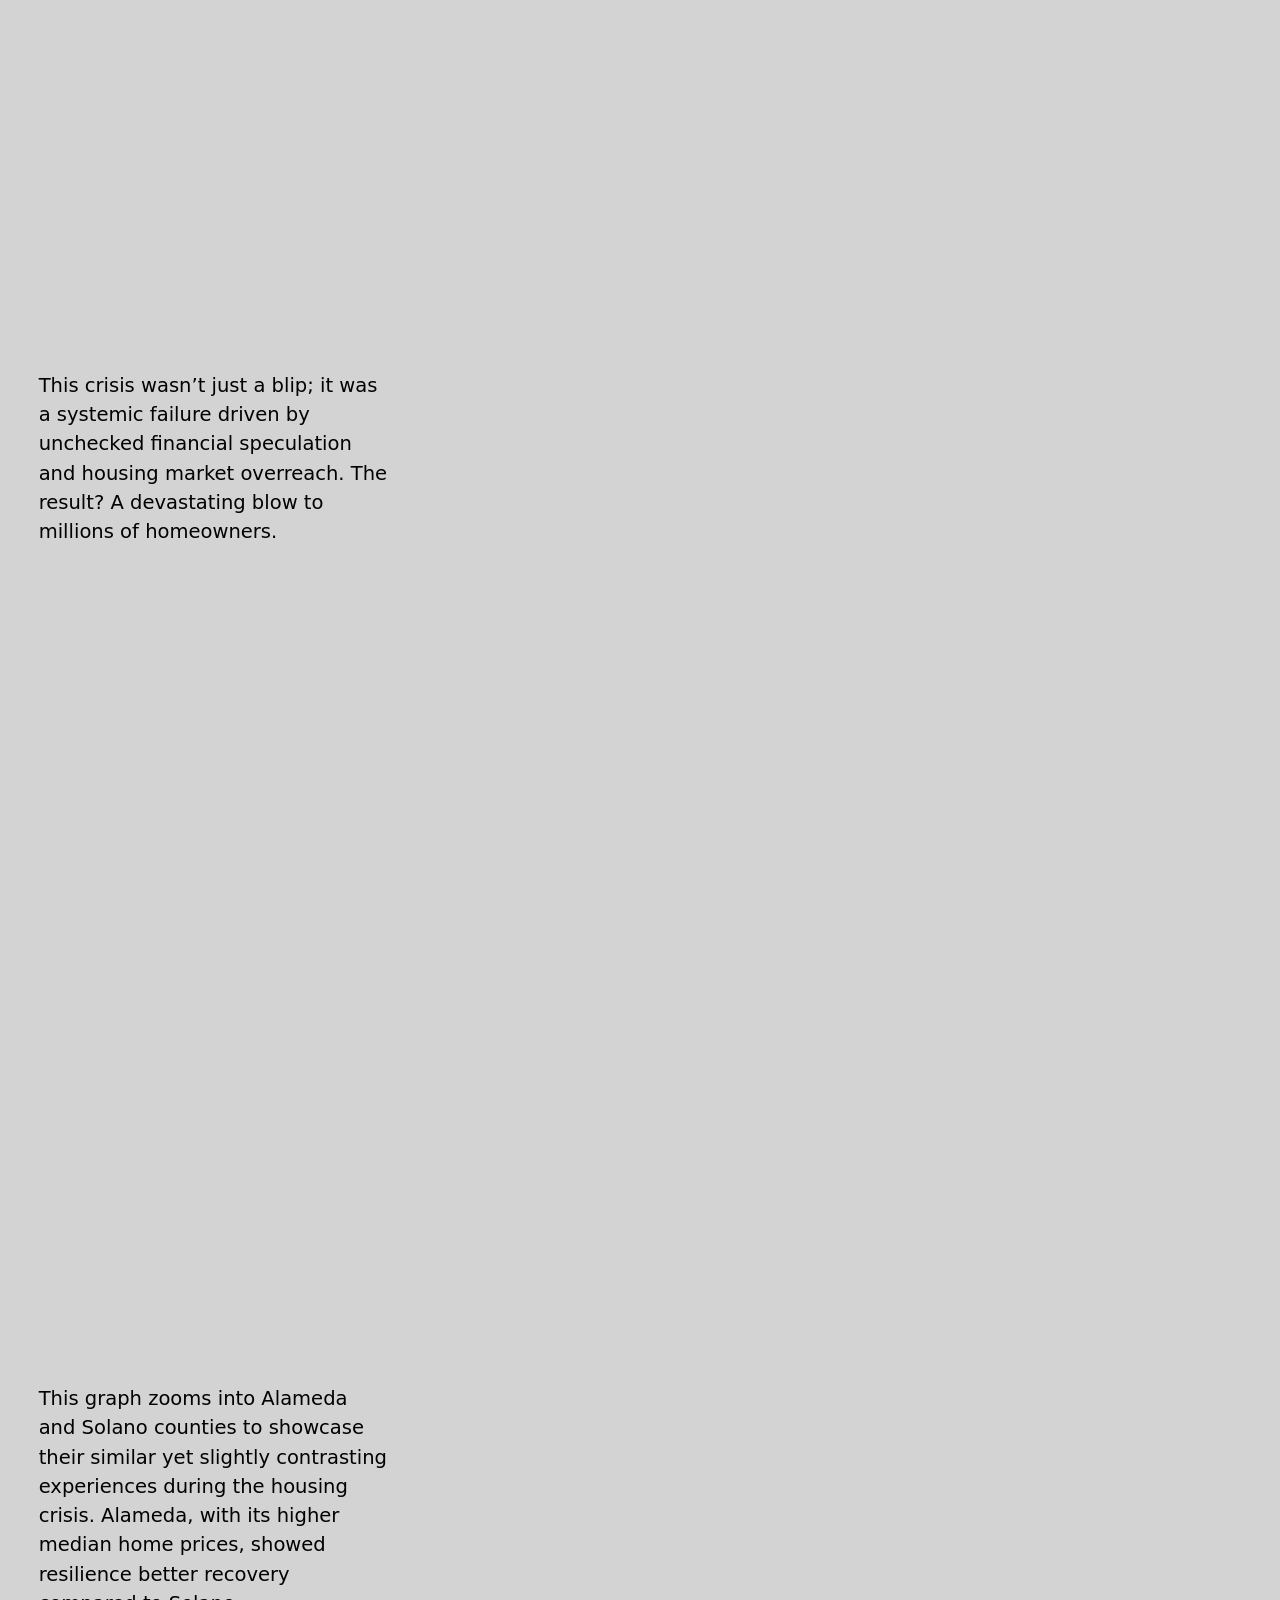
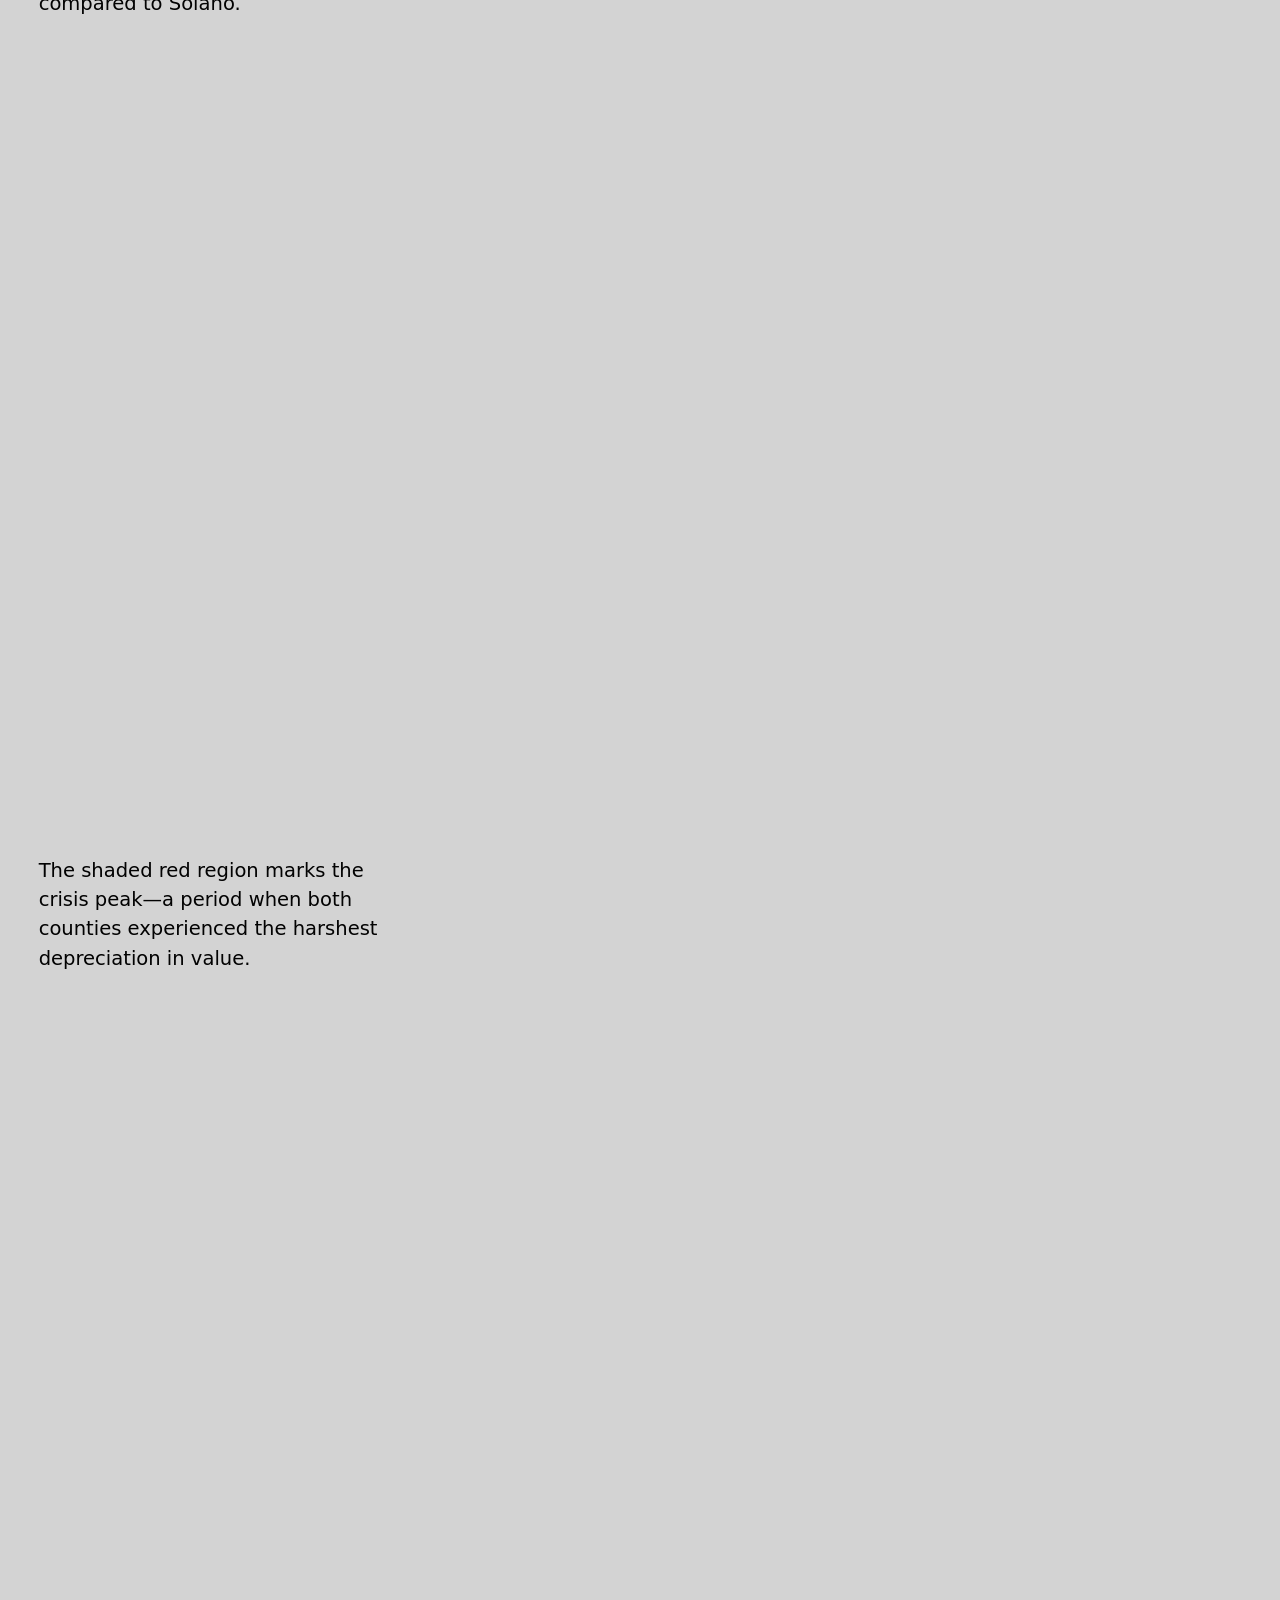
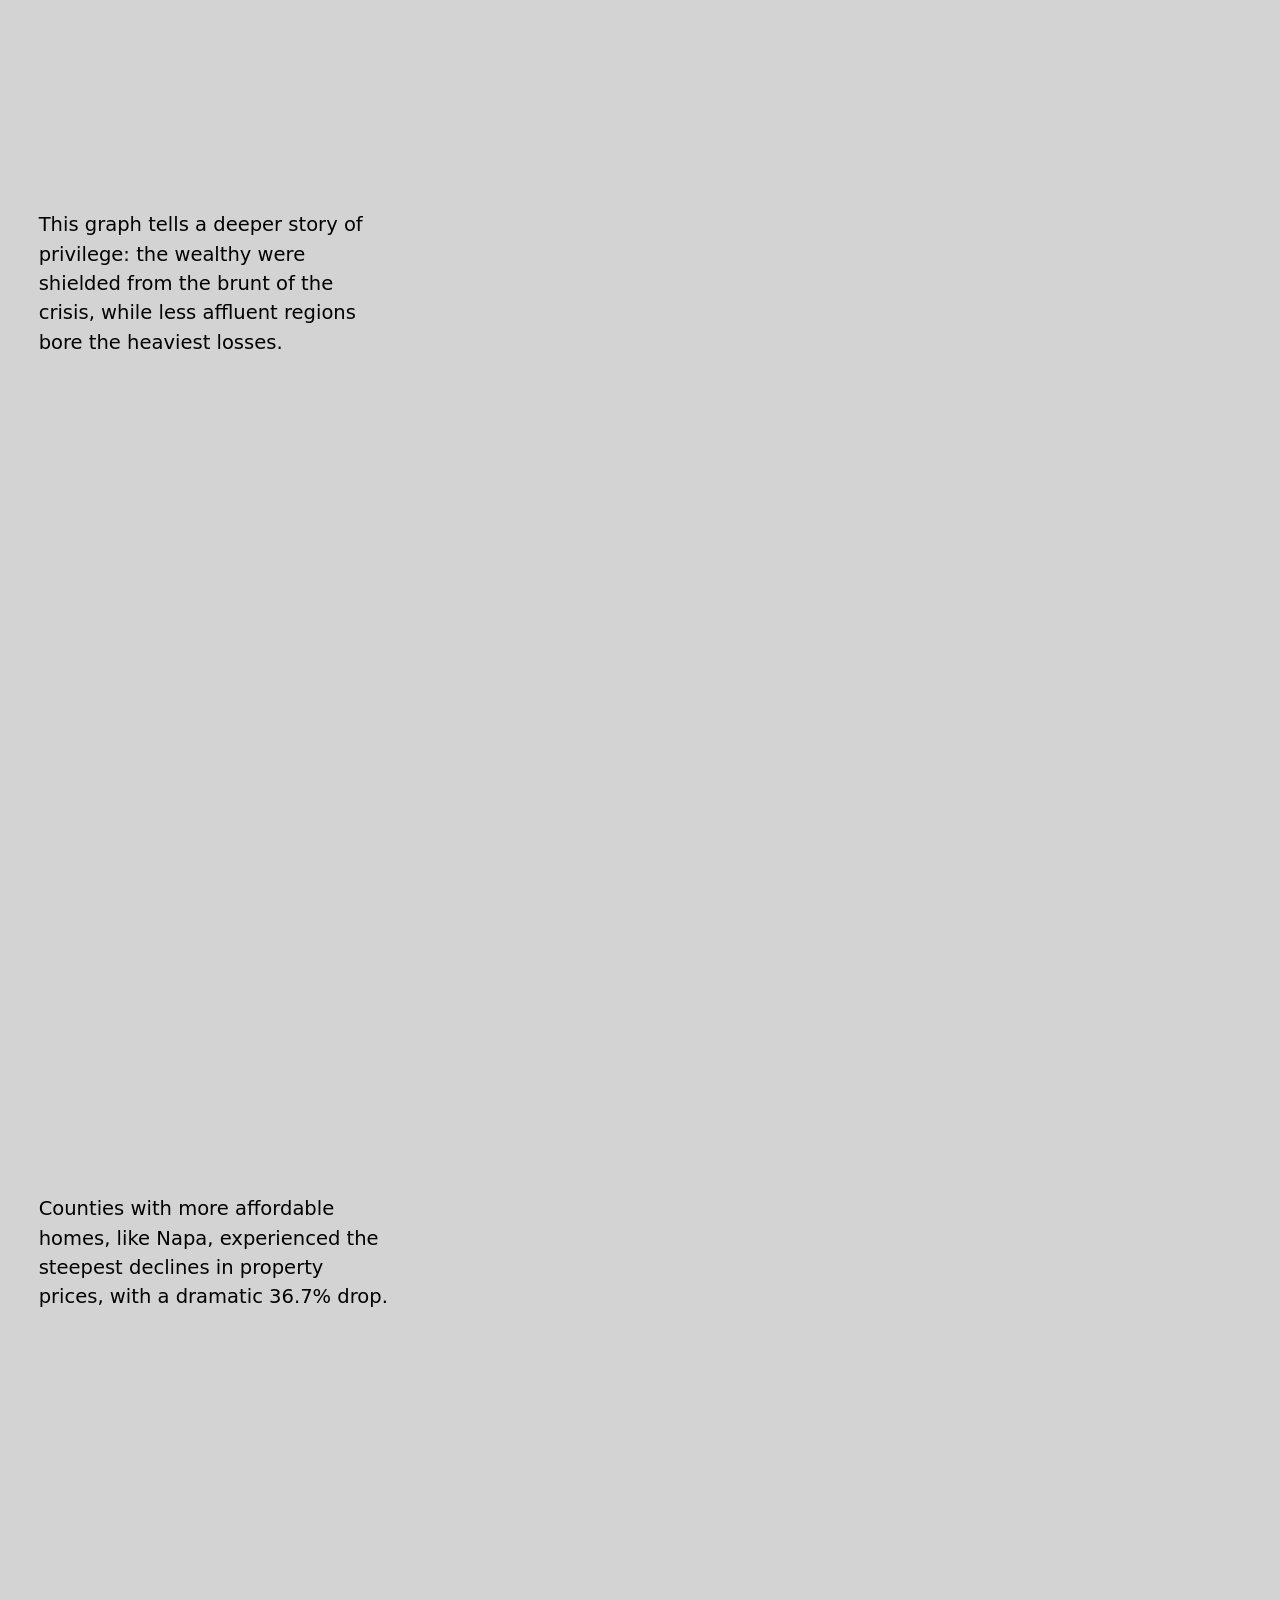
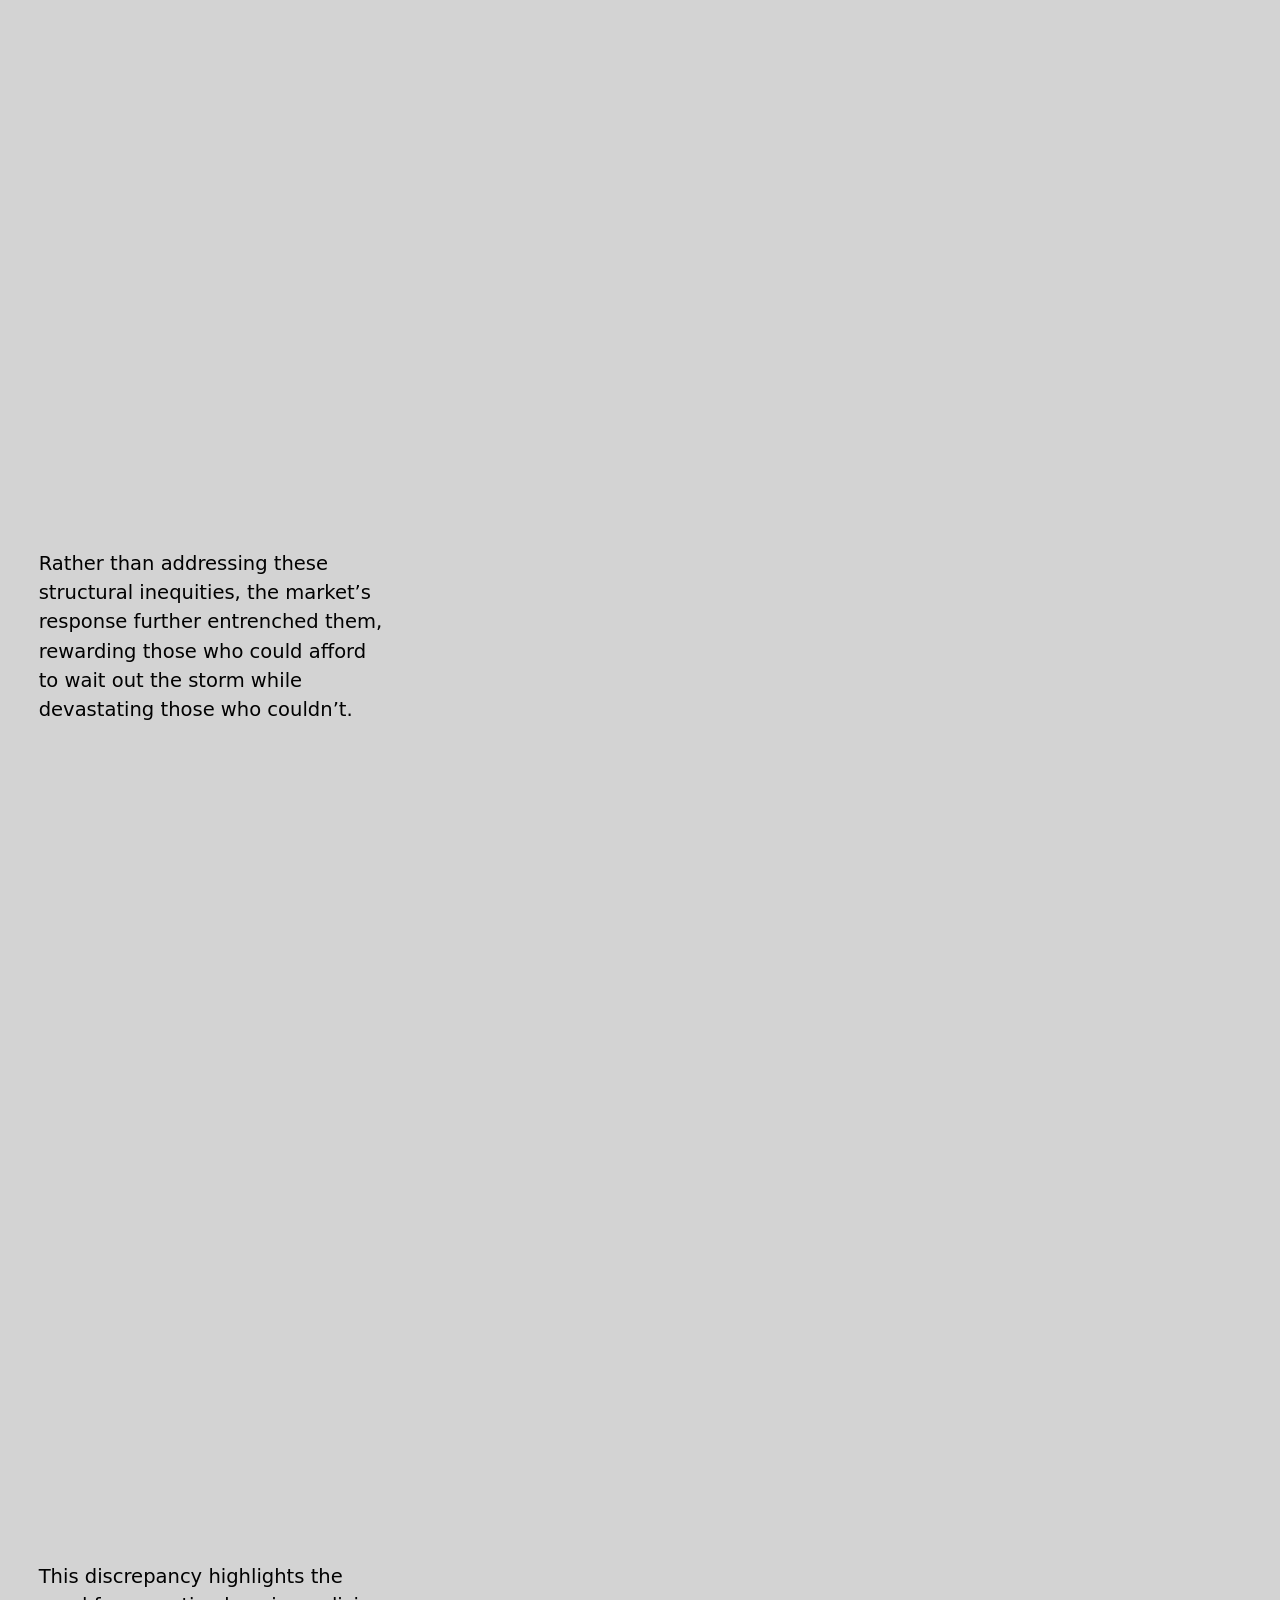
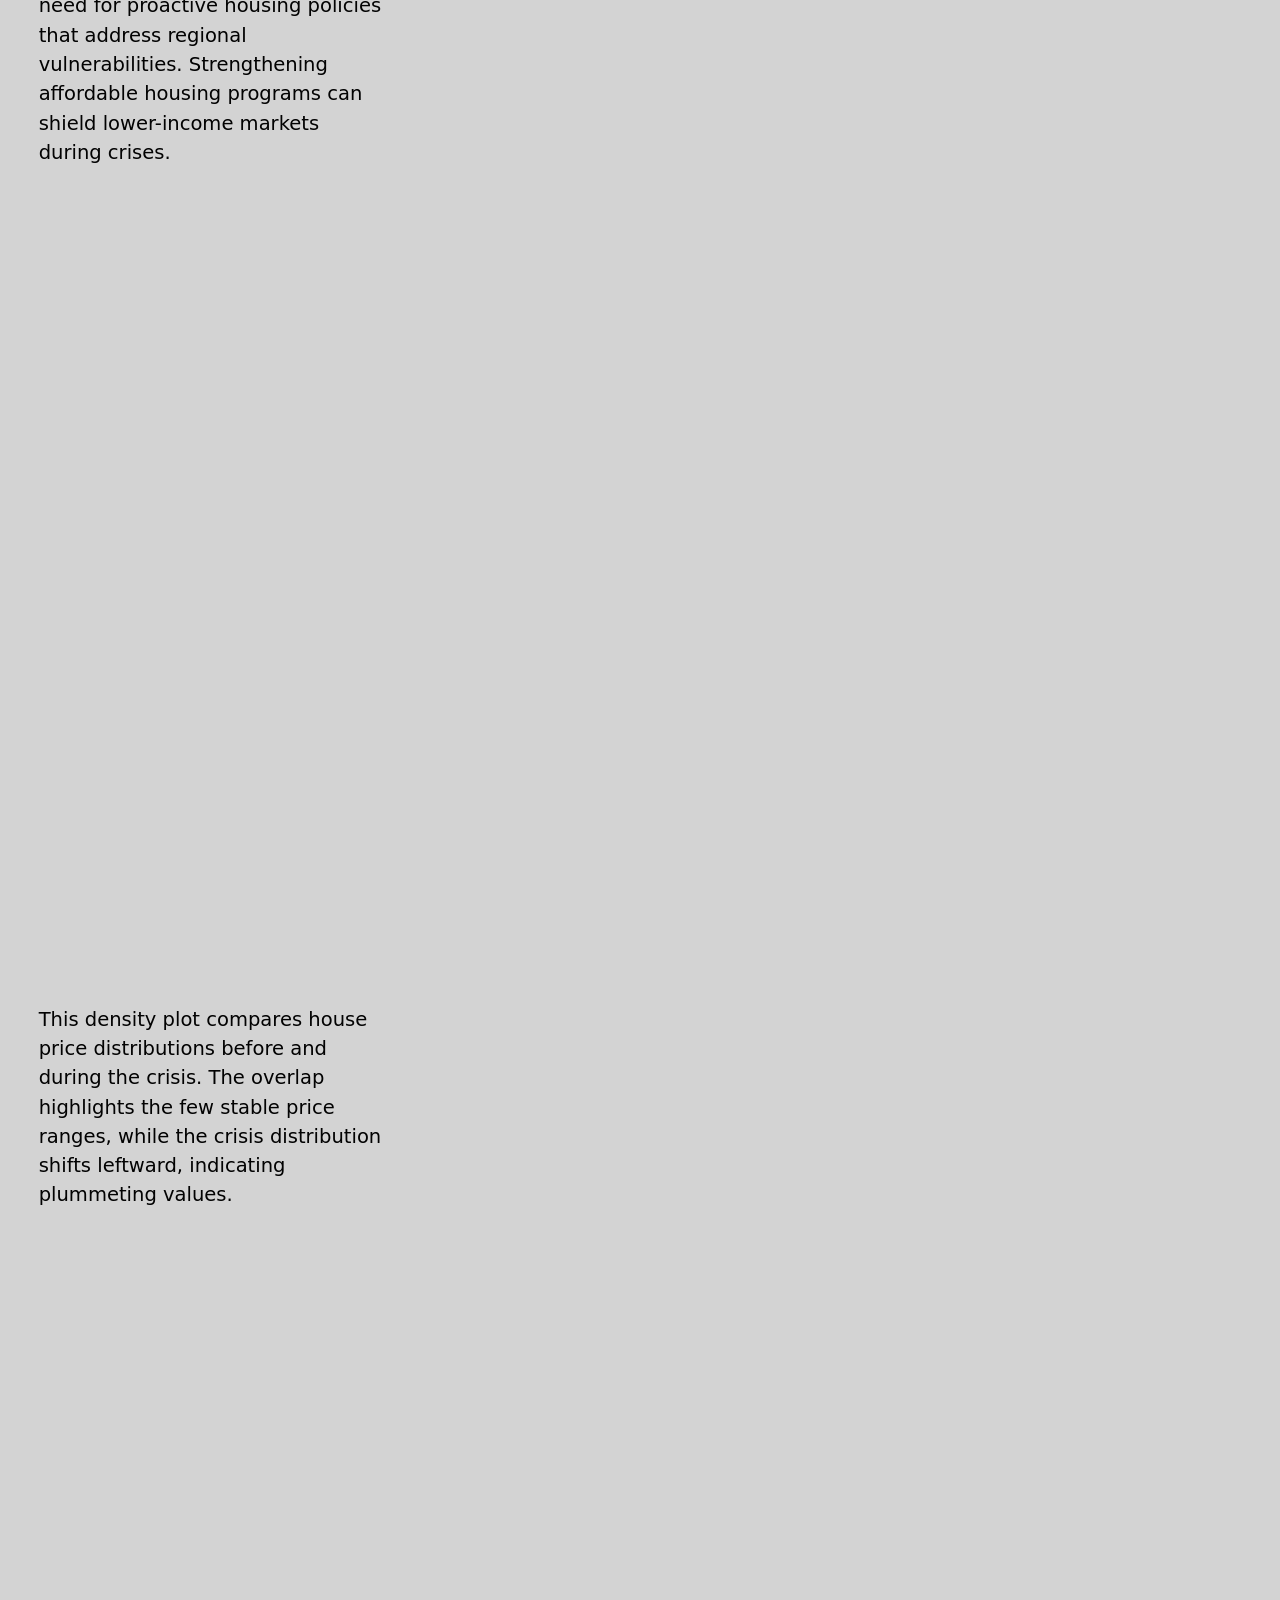
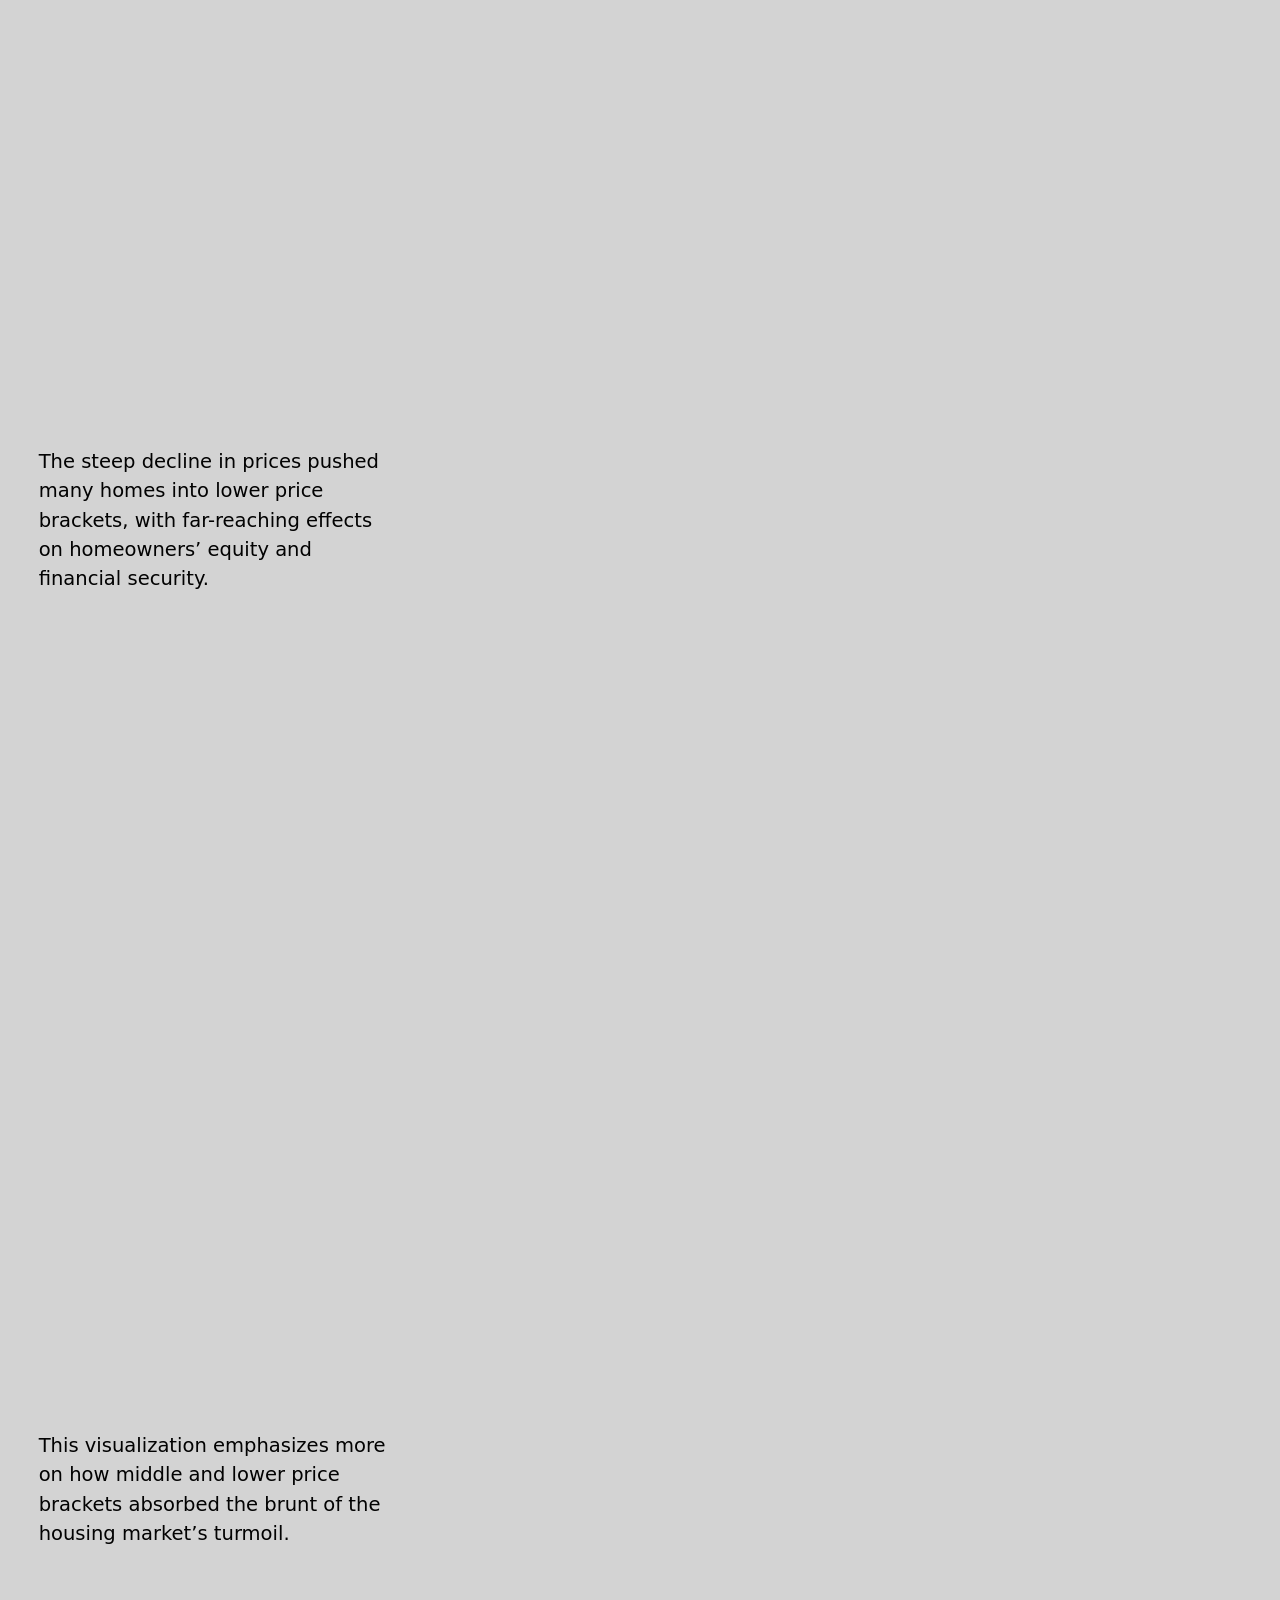
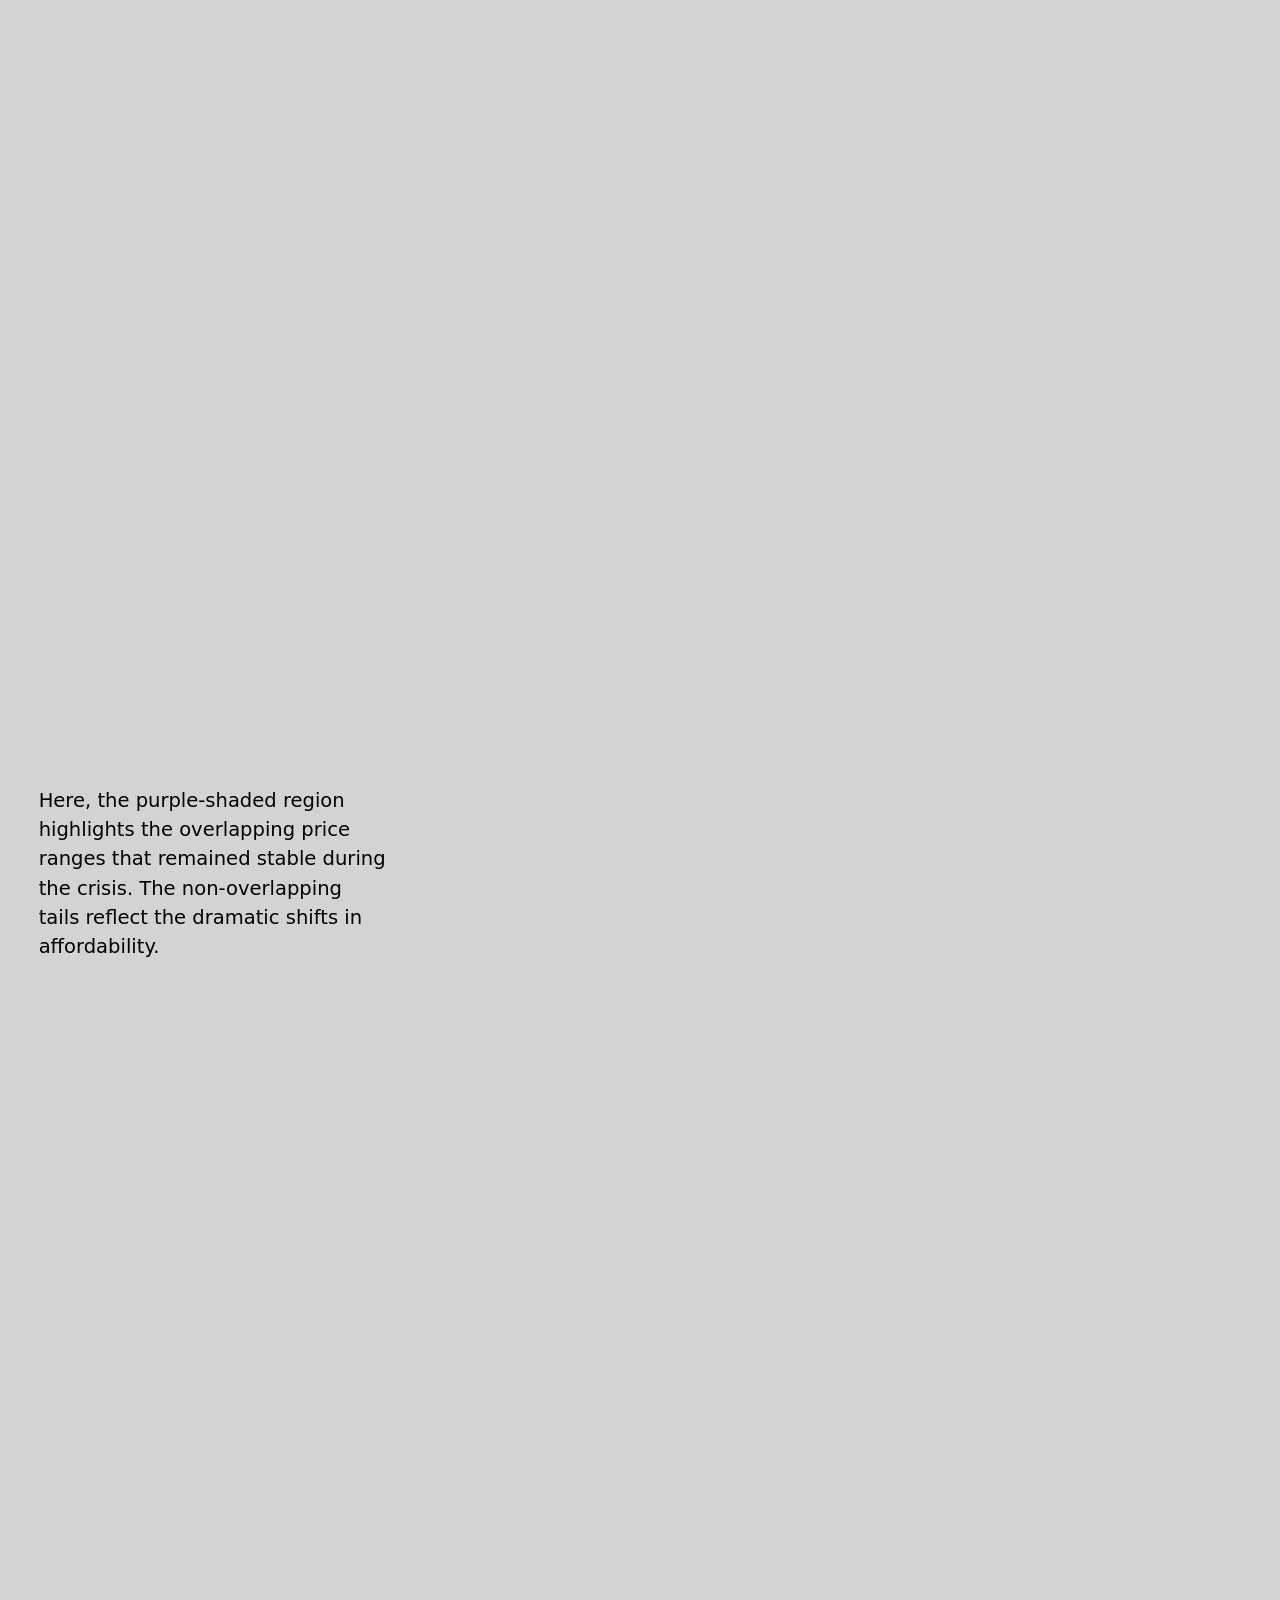
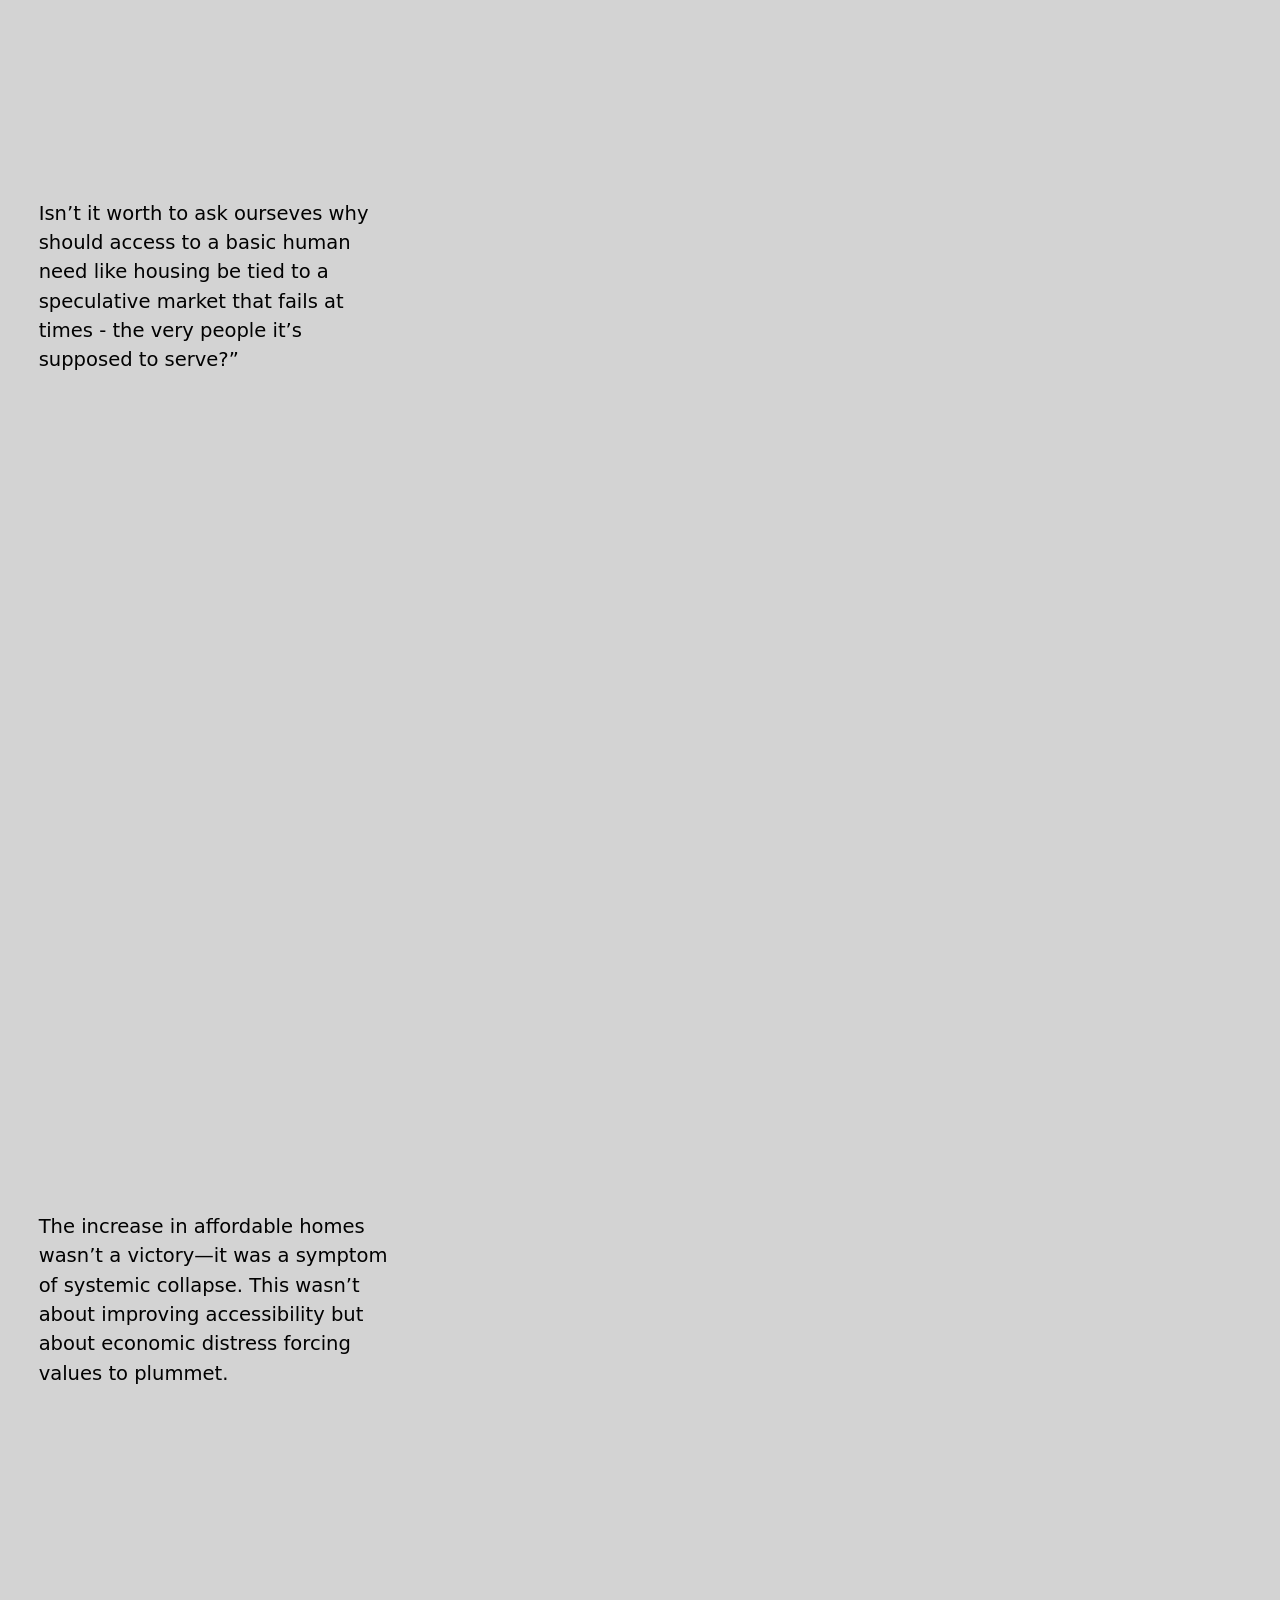
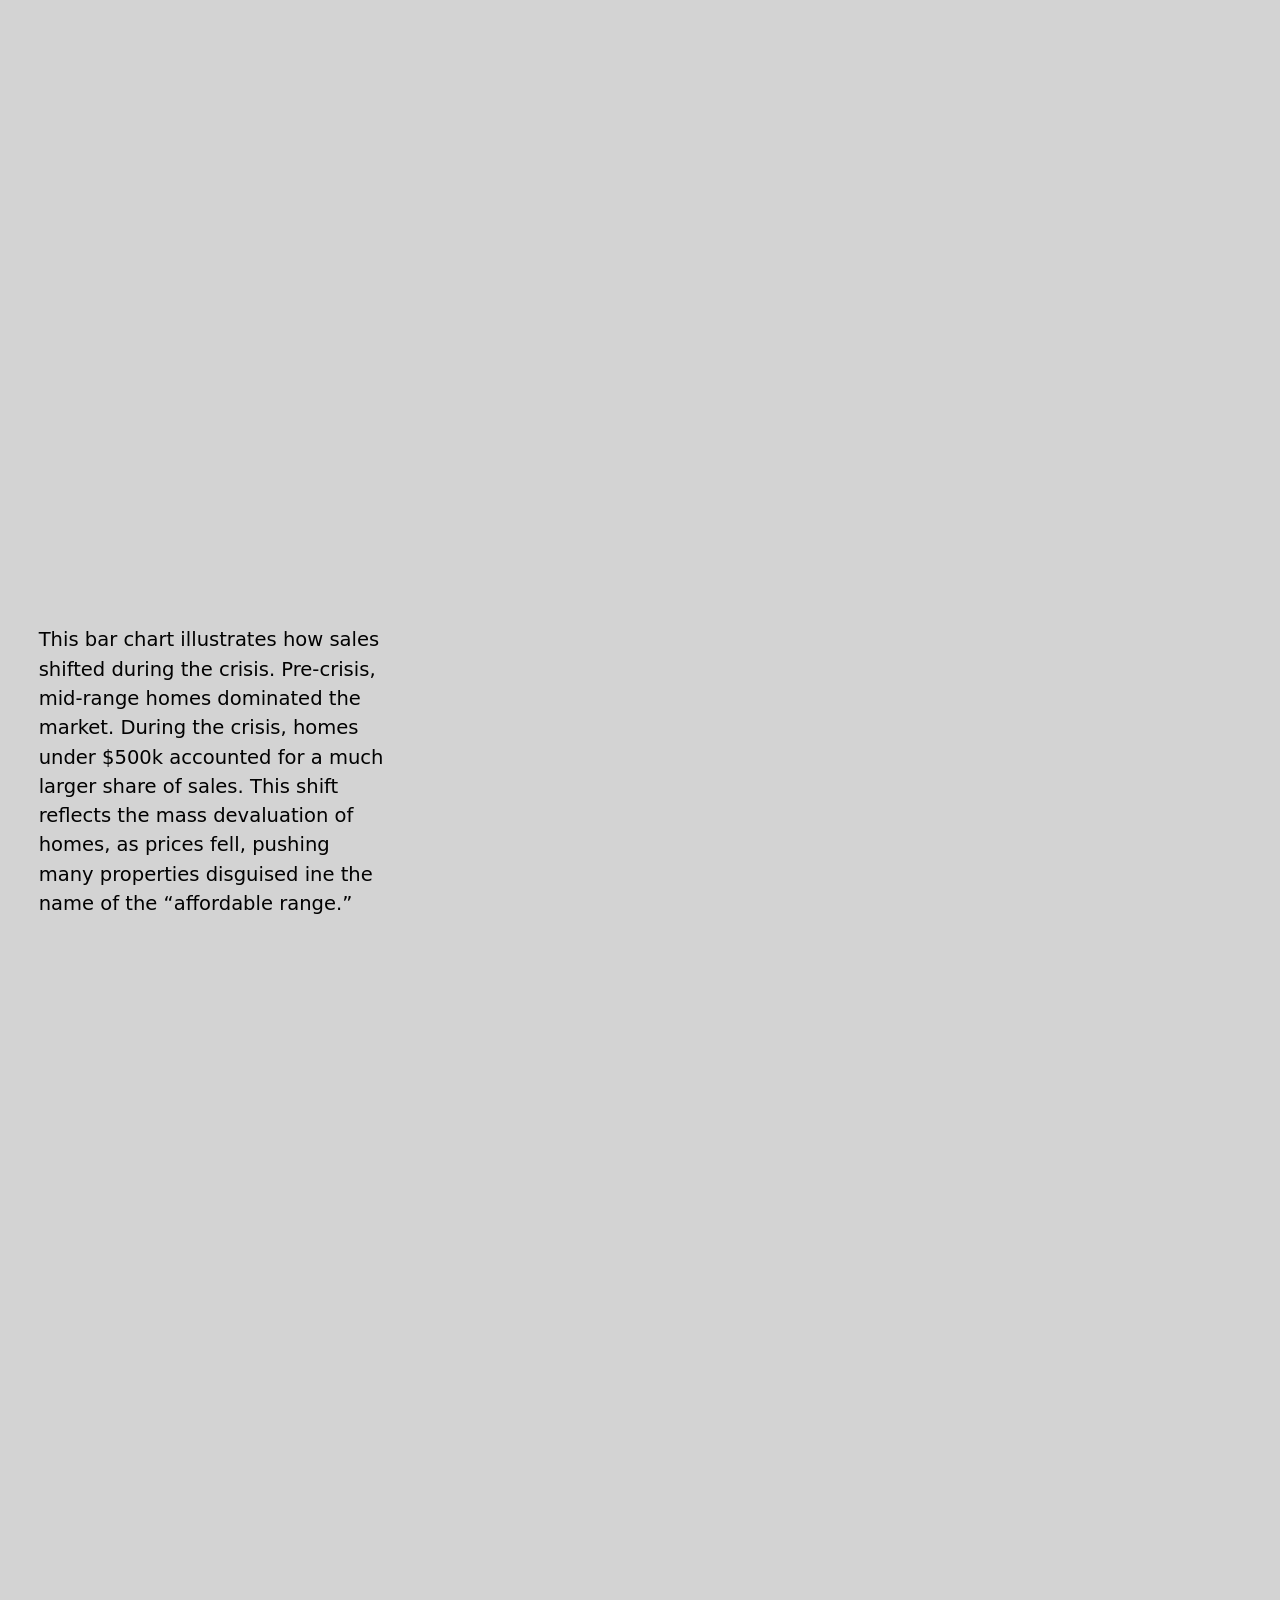
<file: projects/Question_4_STUDENTNUMBER.html>
<!DOCTYPE html>
<html xmlns="http://www.w3.org/1999/xhtml" lang="en" xml:lang="en"><head>

<meta charset="utf-8">
<meta name="generator" content="quarto-1.6.40">

<meta name="viewport" content="width=device-width, initial-scale=1.0, user-scalable=yes">

<meta name="author" content="Sarvesh Bhagavathi, 33716374">

<title>Question 4</title>
<style>
code{white-space: pre-wrap;}
span.smallcaps{font-variant: small-caps;}
div.columns{display: flex; gap: min(4vw, 1.5em);}
div.column{flex: auto; overflow-x: auto;}
div.hanging-indent{margin-left: 1.5em; text-indent: -1.5em;}
ul.task-list{list-style: none;}
ul.task-list li input[type="checkbox"] {
  width: 0.8em;
  margin: 0 0.8em 0.2em -1em; /* quarto-specific, see https://github.com/quarto-dev/quarto-cli/issues/4556 */ 
  vertical-align: middle;
}
</style>


<script src="Question_4_STUDENTNUMBER_files/libs/clipboard/clipboard.min.js"></script>
<script src="Question_4_STUDENTNUMBER_files/libs/quarto-html/quarto.js"></script>
<script src="Question_4_STUDENTNUMBER_files/libs/quarto-html/popper.min.js"></script>
<script src="Question_4_STUDENTNUMBER_files/libs/quarto-html/tippy.umd.min.js"></script>
<script src="Question_4_STUDENTNUMBER_files/libs/quarto-html/anchor.min.js"></script>
<link href="Question_4_STUDENTNUMBER_files/libs/quarto-html/tippy.css" rel="stylesheet">
<link href="Question_4_STUDENTNUMBER_files/libs/quarto-html/quarto-syntax-highlighting-549806ee2085284f45b00abea8c6df48.css" rel="stylesheet" id="quarto-text-highlighting-styles">
<script src="Question_4_STUDENTNUMBER_files/libs/bootstrap/bootstrap.min.js"></script>
<link href="Question_4_STUDENTNUMBER_files/libs/bootstrap/bootstrap-icons.css" rel="stylesheet">
<link href="Question_4_STUDENTNUMBER_files/libs/bootstrap/bootstrap-973236bd072d72a04ee9cd82dcc9cb29.min.css" rel="stylesheet" append-hash="true" id="quarto-bootstrap" data-mode="light">
<script src="Question_4_STUDENTNUMBER_files/libs/quarto-contrib/intersection-observer-polyfill-1.0.0/intersection-observer.js"></script>
<script src="Question_4_STUDENTNUMBER_files/libs/quarto-contrib/scrollama-3.2.0/scrollama.min.js"></script>
<script src="Question_4_STUDENTNUMBER_files/libs/quarto-contrib/closeread-0.1.0/closeread.js"></script>
<meta cr-debug-mode="false">
<meta cr-remove-header-space="false">


<link rel="stylesheet" href="_extensions/qmd-lab/closeread/closeread.css">
</head>

<body>

<div id="quarto-content" class="page-columns page-rows-contents page-layout-full">

<main class="content column-page" id="quarto-document-content">

<header id="title-block-header" class="quarto-title-block default">
<div class="quarto-title">
<h1 class="title">Question 4</h1>
</div>



<div class="quarto-title-meta column-page">

    <div>
    <div class="quarto-title-meta-heading">Author</div>
    <div class="quarto-title-meta-contents">
             <p>Sarvesh Bhagavathi, 33716374 </p>
          </div>
  </div>
    
  
    
  </div>
  


</header>


<section id="when-the-roof-caved-in-lessons-from-the-20072008-housing-crisis" class="level2">
<h2 class="anchored" data-anchor-id="when-the-roof-caved-in-lessons-from-the-20072008-housing-crisis">When the Roof Caved In: Lessons from the 2007–2008 Housing Crisis</h2>
<p>Governments are tearing down public housing, placing blind faith in the idea that the market will “fix everything.” But what happens when the market itself collapses? The 2007–2008 financial crisis showed us exactly that. Housing prices plummeted, communities suffered, and the very market forces they trusted became the root of the disaster. If we keep relying on market-driven solutions without safeguarding affordable housing, are we just setting ourselves up for another catastrophe? Here’s a classic example of what happens when policies fail to prioritize people over profits.</p>
<div class="cr-section cr-column-screen sidebar-left">
<div class="narrative-col">
<div class="trigger new-trigger" data-focus-on="cr-plot1">
<div class="narrative">
<p>This line graph depicts the average house prices during the financial crisis of 2007–2008. In early 2007, house prices were stable, but by mid-2007, the trend sharply reversed.The dashed red line marks the onset of the crisis, highlighting a steep decline in prices—a drop of over $300,000 in less than two years.</p>
</div>
</div>
<div class="trigger">
<div class="narrative">
<p>This crisis wasn’t just a blip; it was a systemic failure driven by unchecked financial speculation and housing market overreach. The result? A devastating blow to millions of homeowners.</p>
</div>
</div>
<div class="trigger new-trigger" data-focus-on="cr-plot2">
<div class="narrative">
<p>This graph zooms into Alameda and Solano counties to showcase their similar yet slightly contrasting experiences during the housing crisis. Alameda, with its higher median home prices, showed resilience better recovery compared to Solano.</p>
</div>
</div>
<div class="trigger">
<div class="narrative">
<p>The shaded red region marks the crisis peak—a period when both counties experienced the harshest depreciation in value.</p>
</div>
</div>
<div class="trigger new-trigger" data-focus-on="cr-plot3">
<div class="narrative">
<p>This graph tells a deeper story of privilege: the wealthy were shielded from the brunt of the crisis, while less affluent regions bore the heaviest losses.</p>
</div>
</div>
<div class="trigger">
<div class="narrative">
<p>Counties with more affordable homes, like Napa, experienced the steepest declines in property prices, with a dramatic 36.7% drop.</p>
</div>
</div>
<div class="trigger">
<div class="narrative">
<p>Rather than addressing these structural inequities, the market’s response further entrenched them, rewarding those who could afford to wait out the storm while devastating those who couldn’t.</p>
</div>
</div>
<div class="trigger">
<div class="narrative">
<p>This discrepancy highlights the need for proactive housing policies that address regional vulnerabilities. Strengthening affordable housing programs can shield lower-income markets during crises.</p>
</div>
</div>
<div class="trigger new-trigger" data-focus-on="cr-plot4">
<div class="narrative">
<p>This density plot compares house price distributions before and during the crisis. The overlap highlights the few stable price ranges, while the crisis distribution shifts leftward, indicating plummeting values.</p>
</div>
</div>
<div class="trigger">
<div class="narrative">
<p>The steep decline in prices pushed many homes into lower price brackets, with far-reaching effects on homeowners’ equity and financial security.</p>
</div>
</div>
<div class="trigger new-trigger" data-focus-on="cr-plot5">
<div class="narrative">
<p>This visualization emphasizes more on how middle and lower price brackets absorbed the brunt of the housing market’s turmoil.</p>
</div>
</div>
<div class="trigger">
<div class="narrative">
<p>Here, the purple-shaded region highlights the overlapping price ranges that remained stable during the crisis. The non-overlapping tails reflect the dramatic shifts in affordability.</p>
</div>
</div>
<div class="trigger">
<div class="narrative">
<p>Isn’t it worth to ask ourseves why should access to a basic human need like housing be tied to a speculative market that fails at times - the very people it’s supposed to serve?”</p>
</div>
</div>
<div class="trigger new-trigger" data-focus-on="cr-plot6">
<div class="narrative">
<p>The increase in affordable homes wasn’t a victory—it was a symptom of systemic collapse. This wasn’t about improving accessibility but about economic distress forcing values to plummet.</p>
</div>
</div>
<div class="trigger">
<div class="narrative">
<p>This bar chart illustrates how sales shifted during the crisis. Pre-crisis, mid-range homes dominated the market. During the crisis, homes under $500k accounted for a much larger share of sales. This shift reflects the mass devaluation of homes, as prices fell, pushing many properties disguised ine the name of the “affordable range.”</p>
</div>
</div>
<div class="trigger">
<div class="narrative">
<!-- This ends the scrollytelling section -->
</div>
</div>
</div>
<div class="sticky-col">
<div class="sticky-col-stack">
<div id="cr-plot1" class="sticky">
<div class="cell">
<div class="cell-output-display">
<div>
<figure class="figure">
<p><img src="Question_4_STUDENTNUMBER_files/figure-html/unnamed-chunk-2-1.png" class="img-fluid figure-img" width="1152"></p>
</figure>
</div>
</div>
</div>
</div>
<div id="cr-plot2" class="sticky">
<div class="cell">
<div class="cell-output-display">
<div>
<figure class="figure">
<p><img src="Question_4_STUDENTNUMBER_files/figure-html/unnamed-chunk-3-1.png" class="img-fluid figure-img" width="1152"></p>
</figure>
</div>
</div>
</div>
</div>
<div id="cr-plot3" class="sticky">
<div class="cell">
<div class="cell-output-display">
<div>
<figure class="figure">
<p><img src="Question_4_STUDENTNUMBER_files/figure-html/unnamed-chunk-4-1.png" class="img-fluid figure-img" width="1152"></p>
</figure>
</div>
</div>
</div>
</div>
<div id="cr-plot4" class="sticky">
<div class="cell">
<div class="cell-output-display">
<div>
<figure class="figure">
<p><img src="Question_4_STUDENTNUMBER_files/figure-html/unnamed-chunk-5-1.png" class="img-fluid figure-img" width="1152"></p>
</figure>
</div>
</div>
</div>
</div>
<div id="cr-plot5" class="sticky">
<div class="cell">
<div class="cell-output-display">
<div>
<figure class="figure">
<p><img src="Question_4_STUDENTNUMBER_files/figure-html/unnamed-chunk-6-1.png" class="img-fluid figure-img" width="1152"></p>
</figure>
</div>
</div>
</div>
</div>
<div id="cr-plot6" class="sticky">
<div class="cell">
<div class="cell-output-display">
<div>
<figure class="figure">
<p><img src="Question_4_STUDENTNUMBER_files/figure-html/unnamed-chunk-7-1.png" class="img-fluid figure-img" width="1152"></p>
</figure>
</div>
</div>
</div>
</div>
</div>
</div>
</div>
</section>

</main>
<!-- /main column -->
<script id="quarto-html-after-body" type="application/javascript">
window.document.addEventListener("DOMContentLoaded", function (event) {
  const toggleBodyColorMode = (bsSheetEl) => {
    const mode = bsSheetEl.getAttribute("data-mode");
    const bodyEl = window.document.querySelector("body");
    if (mode === "dark") {
      bodyEl.classList.add("quarto-dark");
      bodyEl.classList.remove("quarto-light");
    } else {
      bodyEl.classList.add("quarto-light");
      bodyEl.classList.remove("quarto-dark");
    }
  }
  const toggleBodyColorPrimary = () => {
    const bsSheetEl = window.document.querySelector("link#quarto-bootstrap");
    if (bsSheetEl) {
      toggleBodyColorMode(bsSheetEl);
    }
  }
  toggleBodyColorPrimary();  
  const icon = "";
  const anchorJS = new window.AnchorJS();
  anchorJS.options = {
    placement: 'right',
    icon: icon
  };
  anchorJS.add('.anchored');
  const isCodeAnnotation = (el) => {
    for (const clz of el.classList) {
      if (clz.startsWith('code-annotation-')) {                     
        return true;
      }
    }
    return false;
  }
  const onCopySuccess = function(e) {
    // button target
    const button = e.trigger;
    // don't keep focus
    button.blur();
    // flash "checked"
    button.classList.add('code-copy-button-checked');
    var currentTitle = button.getAttribute("title");
    button.setAttribute("title", "Copied!");
    let tooltip;
    if (window.bootstrap) {
      button.setAttribute("data-bs-toggle", "tooltip");
      button.setAttribute("data-bs-placement", "left");
      button.setAttribute("data-bs-title", "Copied!");
      tooltip = new bootstrap.Tooltip(button, 
        { trigger: "manual", 
          customClass: "code-copy-button-tooltip",
          offset: [0, -8]});
      tooltip.show();    
    }
    setTimeout(function() {
      if (tooltip) {
        tooltip.hide();
        button.removeAttribute("data-bs-title");
        button.removeAttribute("data-bs-toggle");
        button.removeAttribute("data-bs-placement");
      }
      button.setAttribute("title", currentTitle);
      button.classList.remove('code-copy-button-checked');
    }, 1000);
    // clear code selection
    e.clearSelection();
  }
  const getTextToCopy = function(trigger) {
      const codeEl = trigger.previousElementSibling.cloneNode(true);
      for (const childEl of codeEl.children) {
        if (isCodeAnnotation(childEl)) {
          childEl.remove();
        }
      }
      return codeEl.innerText;
  }
  const clipboard = new window.ClipboardJS('.code-copy-button:not([data-in-quarto-modal])', {
    text: getTextToCopy
  });
  clipboard.on('success', onCopySuccess);
  if (window.document.getElementById('quarto-embedded-source-code-modal')) {
    const clipboardModal = new window.ClipboardJS('.code-copy-button[data-in-quarto-modal]', {
      text: getTextToCopy,
      container: window.document.getElementById('quarto-embedded-source-code-modal')
    });
    clipboardModal.on('success', onCopySuccess);
  }
    var localhostRegex = new RegExp(/^(?:http|https):\/\/localhost\:?[0-9]*\//);
    var mailtoRegex = new RegExp(/^mailto:/);
      var filterRegex = new RegExp('/' + window.location.host + '/');
    var isInternal = (href) => {
        return filterRegex.test(href) || localhostRegex.test(href) || mailtoRegex.test(href);
    }
    // Inspect non-navigation links and adorn them if external
 	var links = window.document.querySelectorAll('a[href]:not(.nav-link):not(.navbar-brand):not(.toc-action):not(.sidebar-link):not(.sidebar-item-toggle):not(.pagination-link):not(.no-external):not([aria-hidden]):not(.dropdown-item):not(.quarto-navigation-tool):not(.about-link)');
    for (var i=0; i<links.length; i++) {
      const link = links[i];
      if (!isInternal(link.href)) {
        // undo the damage that might have been done by quarto-nav.js in the case of
        // links that we want to consider external
        if (link.dataset.originalHref !== undefined) {
          link.href = link.dataset.originalHref;
        }
      }
    }
  function tippyHover(el, contentFn, onTriggerFn, onUntriggerFn) {
    const config = {
      allowHTML: true,
      maxWidth: 500,
      delay: 100,
      arrow: false,
      appendTo: function(el) {
          return el.parentElement;
      },
      interactive: true,
      interactiveBorder: 10,
      theme: 'quarto',
      placement: 'bottom-start',
    };
    if (contentFn) {
      config.content = contentFn;
    }
    if (onTriggerFn) {
      config.onTrigger = onTriggerFn;
    }
    if (onUntriggerFn) {
      config.onUntrigger = onUntriggerFn;
    }
    window.tippy(el, config); 
  }
  const noterefs = window.document.querySelectorAll('a[role="doc-noteref"]');
  for (var i=0; i<noterefs.length; i++) {
    const ref = noterefs[i];
    tippyHover(ref, function() {
      // use id or data attribute instead here
      let href = ref.getAttribute('data-footnote-href') || ref.getAttribute('href');
      try { href = new URL(href).hash; } catch {}
      const id = href.replace(/^#\/?/, "");
      const note = window.document.getElementById(id);
      if (note) {
        return note.innerHTML;
      } else {
        return "";
      }
    });
  }
  const xrefs = window.document.querySelectorAll('a.quarto-xref');
  const processXRef = (id, note) => {
    // Strip column container classes
    const stripColumnClz = (el) => {
      el.classList.remove("page-full", "page-columns");
      if (el.children) {
        for (const child of el.children) {
          stripColumnClz(child);
        }
      }
    }
    stripColumnClz(note)
    if (id === null || id.startsWith('sec-')) {
      // Special case sections, only their first couple elements
      const container = document.createElement("div");
      if (note.children && note.children.length > 2) {
        container.appendChild(note.children[0].cloneNode(true));
        for (let i = 1; i < note.children.length; i++) {
          const child = note.children[i];
          if (child.tagName === "P" && child.innerText === "") {
            continue;
          } else {
            container.appendChild(child.cloneNode(true));
            break;
          }
        }
        if (window.Quarto?.typesetMath) {
          window.Quarto.typesetMath(container);
        }
        return container.innerHTML
      } else {
        if (window.Quarto?.typesetMath) {
          window.Quarto.typesetMath(note);
        }
        return note.innerHTML;
      }
    } else {
      // Remove any anchor links if they are present
      const anchorLink = note.querySelector('a.anchorjs-link');
      if (anchorLink) {
        anchorLink.remove();
      }
      if (window.Quarto?.typesetMath) {
        window.Quarto.typesetMath(note);
      }
      if (note.classList.contains("callout")) {
        return note.outerHTML;
      } else {
        return note.innerHTML;
      }
    }
  }
  for (var i=0; i<xrefs.length; i++) {
    const xref = xrefs[i];
    tippyHover(xref, undefined, function(instance) {
      instance.disable();
      let url = xref.getAttribute('href');
      let hash = undefined; 
      if (url.startsWith('#')) {
        hash = url;
      } else {
        try { hash = new URL(url).hash; } catch {}
      }
      if (hash) {
        const id = hash.replace(/^#\/?/, "");
        const note = window.document.getElementById(id);
        if (note !== null) {
          try {
            const html = processXRef(id, note.cloneNode(true));
            instance.setContent(html);
          } finally {
            instance.enable();
            instance.show();
          }
        } else {
          // See if we can fetch this
          fetch(url.split('#')[0])
          .then(res => res.text())
          .then(html => {
            const parser = new DOMParser();
            const htmlDoc = parser.parseFromString(html, "text/html");
            const note = htmlDoc.getElementById(id);
            if (note !== null) {
              const html = processXRef(id, note);
              instance.setContent(html);
            } 
          }).finally(() => {
            instance.enable();
            instance.show();
          });
        }
      } else {
        // See if we can fetch a full url (with no hash to target)
        // This is a special case and we should probably do some content thinning / targeting
        fetch(url)
        .then(res => res.text())
        .then(html => {
          const parser = new DOMParser();
          const htmlDoc = parser.parseFromString(html, "text/html");
          const note = htmlDoc.querySelector('main.content');
          if (note !== null) {
            // This should only happen for chapter cross references
            // (since there is no id in the URL)
            // remove the first header
            if (note.children.length > 0 && note.children[0].tagName === "HEADER") {
              note.children[0].remove();
            }
            const html = processXRef(null, note);
            instance.setContent(html);
          } 
        }).finally(() => {
          instance.enable();
          instance.show();
        });
      }
    }, function(instance) {
    });
  }
      let selectedAnnoteEl;
      const selectorForAnnotation = ( cell, annotation) => {
        let cellAttr = 'data-code-cell="' + cell + '"';
        let lineAttr = 'data-code-annotation="' +  annotation + '"';
        const selector = 'span[' + cellAttr + '][' + lineAttr + ']';
        return selector;
      }
      const selectCodeLines = (annoteEl) => {
        const doc = window.document;
        const targetCell = annoteEl.getAttribute("data-target-cell");
        const targetAnnotation = annoteEl.getAttribute("data-target-annotation");
        const annoteSpan = window.document.querySelector(selectorForAnnotation(targetCell, targetAnnotation));
        const lines = annoteSpan.getAttribute("data-code-lines").split(",");
        const lineIds = lines.map((line) => {
          return targetCell + "-" + line;
        })
        let top = null;
        let height = null;
        let parent = null;
        if (lineIds.length > 0) {
            //compute the position of the single el (top and bottom and make a div)
            const el = window.document.getElementById(lineIds[0]);
            top = el.offsetTop;
            height = el.offsetHeight;
            parent = el.parentElement.parentElement;
          if (lineIds.length > 1) {
            const lastEl = window.document.getElementById(lineIds[lineIds.length - 1]);
            const bottom = lastEl.offsetTop + lastEl.offsetHeight;
            height = bottom - top;
          }
          if (top !== null && height !== null && parent !== null) {
            // cook up a div (if necessary) and position it 
            let div = window.document.getElementById("code-annotation-line-highlight");
            if (div === null) {
              div = window.document.createElement("div");
              div.setAttribute("id", "code-annotation-line-highlight");
              div.style.position = 'absolute';
              parent.appendChild(div);
            }
            div.style.top = top - 2 + "px";
            div.style.height = height + 4 + "px";
            div.style.left = 0;
            let gutterDiv = window.document.getElementById("code-annotation-line-highlight-gutter");
            if (gutterDiv === null) {
              gutterDiv = window.document.createElement("div");
              gutterDiv.setAttribute("id", "code-annotation-line-highlight-gutter");
              gutterDiv.style.position = 'absolute';
              const codeCell = window.document.getElementById(targetCell);
              const gutter = codeCell.querySelector('.code-annotation-gutter');
              gutter.appendChild(gutterDiv);
            }
            gutterDiv.style.top = top - 2 + "px";
            gutterDiv.style.height = height + 4 + "px";
          }
          selectedAnnoteEl = annoteEl;
        }
      };
      const unselectCodeLines = () => {
        const elementsIds = ["code-annotation-line-highlight", "code-annotation-line-highlight-gutter"];
        elementsIds.forEach((elId) => {
          const div = window.document.getElementById(elId);
          if (div) {
            div.remove();
          }
        });
        selectedAnnoteEl = undefined;
      };
        // Handle positioning of the toggle
    window.addEventListener(
      "resize",
      throttle(() => {
        elRect = undefined;
        if (selectedAnnoteEl) {
          selectCodeLines(selectedAnnoteEl);
        }
      }, 10)
    );
    function throttle(fn, ms) {
    let throttle = false;
    let timer;
      return (...args) => {
        if(!throttle) { // first call gets through
            fn.apply(this, args);
            throttle = true;
        } else { // all the others get throttled
            if(timer) clearTimeout(timer); // cancel #2
            timer = setTimeout(() => {
              fn.apply(this, args);
              timer = throttle = false;
            }, ms);
        }
      };
    }
      // Attach click handler to the DT
      const annoteDls = window.document.querySelectorAll('dt[data-target-cell]');
      for (const annoteDlNode of annoteDls) {
        annoteDlNode.addEventListener('click', (event) => {
          const clickedEl = event.target;
          if (clickedEl !== selectedAnnoteEl) {
            unselectCodeLines();
            const activeEl = window.document.querySelector('dt[data-target-cell].code-annotation-active');
            if (activeEl) {
              activeEl.classList.remove('code-annotation-active');
            }
            selectCodeLines(clickedEl);
            clickedEl.classList.add('code-annotation-active');
          } else {
            // Unselect the line
            unselectCodeLines();
            clickedEl.classList.remove('code-annotation-active');
          }
        });
      }
  const findCites = (el) => {
    const parentEl = el.parentElement;
    if (parentEl) {
      const cites = parentEl.dataset.cites;
      if (cites) {
        return {
          el,
          cites: cites.split(' ')
        };
      } else {
        return findCites(el.parentElement)
      }
    } else {
      return undefined;
    }
  };
  var bibliorefs = window.document.querySelectorAll('a[role="doc-biblioref"]');
  for (var i=0; i<bibliorefs.length; i++) {
    const ref = bibliorefs[i];
    const citeInfo = findCites(ref);
    if (citeInfo) {
      tippyHover(citeInfo.el, function() {
        var popup = window.document.createElement('div');
        citeInfo.cites.forEach(function(cite) {
          var citeDiv = window.document.createElement('div');
          citeDiv.classList.add('hanging-indent');
          citeDiv.classList.add('csl-entry');
          var biblioDiv = window.document.getElementById('ref-' + cite);
          if (biblioDiv) {
            citeDiv.innerHTML = biblioDiv.innerHTML;
          }
          popup.appendChild(citeDiv);
        });
        return popup.innerHTML;
      });
    }
  }
});
</script>
</div> <!-- /content -->




</body></html>
</file>
<file: styles.css>
:root{
  --ink:#142018;
  --cream:#f4f0e7;
  --paper:#fbf8f1;
  --lime:#7d9231;
  --green:#173c2d;
  --orange:#8b2607;
  --muted:#667068;
  --line:rgba(20,32,24,.18);
  --mono:"DM Mono",monospace;
  --sans:"Manrope",system-ui,sans-serif;
  --serif:"Playfair Display",Georgia,serif;
}
*{box-sizing:border-box}
html{scroll-behavior:smooth}
body{margin:0;background:var(--cream);color:var(--ink);font-family:var(--sans);font-size:16px;line-height:1.6;overflow-x:hidden}
a{color:inherit;text-decoration:none}
button{font:inherit}
.shell{width:min(1180px,calc(100% - 48px));margin-inline:auto}
.noise{position:fixed;inset:0;pointer-events:none;z-index:99;opacity:.035;background-image:url("data:image/svg+xml,%3Csvg viewBox='0 0 180 180' xmlns='http://www.w3.org/2000/svg'%3E%3Cfilter id='n'%3E%3CfeTurbulence type='fractalNoise' baseFrequency='.85' numOctaves='3' stitchTiles='stitch'/%3E%3C/filter%3E%3Crect width='100%25' height='100%25' filter='url(%23n)' opacity='.55'/%3E%3C/svg%3E")}
.equation-field{position:fixed;inset:0;z-index:-1;pointer-events:none;overflow:hidden}
.eq{position:absolute;font-family:var(--mono);font-size:14px;color:rgba(20,32,24,.09);white-space:nowrap;transition:transform .15s linear}
.eq-1{top:18%;left:3%;transform:rotate(-8deg)}.eq-2{top:44%;right:5%;transform:rotate(6deg)}.eq-3{top:66%;left:-2%;transform:rotate(4deg)}.eq-4{top:84%;right:7%;transform:rotate(-10deg)}.eq-5{top:31%;left:50%;transform:rotate(-4deg)}.eq-6{top:76%;left:43%;transform:rotate(9deg)}
.site-header{height:82px;display:flex;align-items:center;justify-content:space-between;width:min(1280px,calc(100% - 48px));margin:auto;border-bottom:1px solid var(--line);position:relative;z-index:50}
.brand{display:flex;gap:11px;align-items:center;font-weight:700;letter-spacing:-.02em}.brand-mark{width:36px;height:36px;border-radius:50%;display:grid;place-items:center;background:var(--ink);color:var(--lime);font-family:var(--mono);font-size:12px}.nav{display:flex;gap:34px;font-size:14px;font-weight:600}.nav a{position:relative}.nav a:after{content:"";position:absolute;left:0;right:100%;bottom:-5px;height:1px;background:currentColor;transition:.25s}.nav a:hover:after{right:0}.menu-button{display:none;background:none;border:0;color:inherit}
.hero{min-height:760px;display:grid;grid-template-columns:1.02fr .98fr;align-items:center;gap:70px;padding-block:90px 110px}.eyebrow{font:500 12px/1.3 var(--mono);letter-spacing:.12em;text-transform:uppercase;display:flex;align-items:center;gap:10px}.status-dot{width:8px;height:8px;border-radius:50%;background:#2dac61;box-shadow:0 0 0 5px rgba(45,172,97,.12)}.hero h1,.section-title{font-size:clamp(46px,6vw,82px);line-height:.98;letter-spacing:-.06em;margin:25px 0 32px;font-weight:600}.hero h1 em,.section-title em{font-family:var(--serif);font-weight:600}.hero-lede{max-width:650px;font-size:19px;color:#344039}.hero-actions{display:flex;align-items:center;gap:26px;margin-top:38px}.button{display:inline-flex;align-items:center;justify-content:space-between;gap:34px;padding:16px 20px;border:1px solid var(--ink);font-size:14px;font-weight:700;transition:.25s}.button-primary{background:var(--ink);color:white;min-width:190px}.button-primary:hover{background:var(--green);transform:translateY(-2px)}.text-link{font-size:14px;font-weight:700;border-bottom:1px solid var(--line);padding-bottom:5px}.text-link span,.project-link span,.contact-link span{display:inline-block;transition:.2s}.text-link:hover span,.project-link:hover span,.contact-link:hover span{transform:translate(3px,-3px)}
.hero-visual{position:relative}.model-window{background:#15251d;color:#eef5e7;border-radius:4px;box-shadow:0 34px 80px rgba(20,32,24,.22);overflow:hidden;transform:rotate(1.5deg)}.window-top{height:52px;display:flex;align-items:center;justify-content:space-between;padding:0 18px;border-bottom:1px solid rgba(255,255,255,.12);font:11px var(--mono);color:#adb9b0}.window-dots{display:flex;gap:6px}.window-dots i{width:7px;height:7px;background:#76817a;border-radius:50%}.code-block{padding:26px 28px 18px;font:12px/2.05 var(--mono)}.line{display:flex;gap:19px}.line b{color:#607069;font-weight:400;user-select:none}.line i{font-style:normal;color:#d8ff49}.line strong{color:#ffb58e}.line.muted code{color:#738078}.mini-chart{border-top:1px solid rgba(255,255,255,.1);padding:18px 22px 4px}.chart-label{font:10px var(--mono);letter-spacing:.12em;color:#7f9087}.mini-chart svg{width:100%;height:auto}.gridline{fill:none;stroke:rgba(255,255,255,.08);stroke-width:1}.chart-area{fill:rgba(216,255,73,.08)}.chart-line{fill:none;stroke:var(--lime);stroke-width:3}.mini-chart circle{fill:var(--lime)}.model-footer{display:grid;grid-template-columns:1fr 1fr;border-top:1px solid rgba(255,255,255,.1)}.model-footer span{padding:16px 22px;font-size:11px}.model-footer span+span{border-left:1px solid rgba(255,255,255,.1)}.model-footer small{display:block;color:#7f9087;font:9px var(--mono);letter-spacing:.1em;margin-bottom:3px}.sticker{position:absolute;width:92px;height:92px;border-radius:50%;display:grid;place-items:center;text-align:center;font:500 10px/1.4 var(--mono);text-transform:uppercase;letter-spacing:.04em;box-shadow:0 12px 28px rgba(20,32,24,.16)}.sticker-a{background:var(--lime);color:var(--ink);right:-24px;top:-36px;transform:rotate(11deg)}.sticker-b{background:var(--orange);color:#fff;left:-25px;bottom:-28px;transform:rotate(-12deg)}
.ticker{overflow:hidden;border-block:1px solid var(--ink);background:var(--lime);padding:13px 0}.ticker-track{width:max-content;display:flex;align-items:center;gap:28px;animation:ticker 34s linear infinite;font:500 12px var(--mono);letter-spacing:.08em}.ticker-track i{font-style:normal}@keyframes ticker{to{transform:translateX(-50%)}}
.section{padding-block:130px}.section-kicker{display:flex;align-items:center;gap:16px;font:500 11px var(--mono);letter-spacing:.12em;text-transform:uppercase}.section-kicker span{display:grid;place-items:center;width:27px;height:27px;border:1px solid var(--ink);border-radius:50%;letter-spacing:0}.about-grid{display:grid;grid-template-columns:1.05fr .95fr;gap:100px;align-items:start}.about .section-title{font-size:clamp(45px,5.2vw,74px);margin-top:40px}.about-copy{padding-top:46px;font-size:18px;color:#354138}.about-copy>p:first-child{font-size:24px;line-height:1.48;color:var(--ink)}.facts{margin-top:42px;border-top:1px solid var(--line)}.facts div{display:grid;grid-template-columns:120px 1fr;gap:20px;padding:17px 0;border-bottom:1px solid var(--line);font-size:13px}.facts strong{color:var(--ink)}.facts span{color:var(--muted)}
.work-section{background:var(--paper);border-block:1px solid var(--line)}.section-heading{display:flex;justify-content:space-between;align-items:flex-start;gap:40px}.section-heading .section-title{text-align:right;font-size:clamp(45px,5.2vw,76px);margin-top:0}.project{margin-top:62px;border:1px solid var(--ink);display:grid;grid-template-columns:.9fr 1.1fr;background:var(--cream);min-height:560px}.project-content{padding:48px}.project-topline{display:flex;justify-content:space-between;font:500 10px var(--mono);letter-spacing:.08em;text-transform:uppercase;color:var(--muted)}.project h3{font-size:37px;line-height:1.13;letter-spacing:-.04em;margin:42px 0 22px}.project-content>p{font-size:16px;color:#465148}.project-tags{display:flex;flex-wrap:wrap;gap:8px;margin:30px 0 42px}.project-tags span{font:10px var(--mono);border:1px solid var(--line);padding:7px 9px;background:var(--paper)}.project-link{font-size:13px;font-weight:700;border-bottom:1px solid var(--ink);padding-bottom:6px}.project-graphic{position:relative;min-height:100%;overflow:hidden;background:var(--green);display:flex;flex-direction:column; justify-content:center;color:white;padding:36px}.graphic-label{position:relative;z-index:2;font:10px var(--mono);letter-spacing:.12em;text-transform:uppercase;color:#bdc8c1}.chile-graphic svg{width:100%;margin-top:42px}.g-grid{fill:none;stroke:rgba(255,255,255,.09);stroke-width:1}.g-line-secondary{fill:none;stroke:rgba(216,255,73,.28);stroke-width:2;stroke-dasharray:6 6}.g-line{fill:none;stroke:var(--lime);stroke-width:4}.chile-graphic circle{fill:var(--orange)}.chile-graphic text{fill:#96a69c;font:10px var(--mono)}.metric-card{position:absolute;background:var(--paper);color:var(--ink);padding:16px 18px;box-shadow:0 14px 34px rgba(0,0,0,.16);width:158px}.metric-card small{font:9px var(--mono);letter-spacing:.08em;color:var(--muted)}.metric-card strong{display:block;font-size:25px;letter-spacing:-.04em;margin:4px 0 1px}.metric-card span{font-size:10px;color:var(--muted)}.metric-one{right:28px;bottom:28px;transform:rotate(2deg)}.metric-two{left:24px;bottom:54px;transform:rotate(-3deg);background:var(--lime)}.project-grid{display:grid;grid-template-columns:1fr 1fr;margin-top:34px;border-left:1px solid var(--ink);border-top:1px solid var(--ink)}.project-card{min-height:350px;padding:34px;display:flex;flex-direction:column;justify-content:flex-start;border-right:1px solid var(--ink);border-bottom:1px solid var(--ink);background:var(--paper);transition:.25s}.project-card:hover{transform:translateY(-4px);box-shadow:0 12px 0 var(--ink);z-index:1}.project-card-index{font:12px var(--mono);color:var(--muted)}.project-type{font:10px var(--mono);letter-spacing:.1em;text-transform:uppercase;color:var(--muted)}.project-card h3{font-size:27px;line-height:1.18;letter-spacing:-.035em;margin:14px 0}.project-card p{font-size:14px;color:#536057;max-width:500px}.project-card-bottom{display:flex;justify-content:space-between;border-top:1px solid var(--line);padding-top:15px;font:10px var(--mono);  margin-top: auto; text-transform:uppercase}.project-card-accent{background:var(--lime)}
.project-note{background:var(--cream)}.method-grid{display:grid;grid-template-columns:.8fr 1.2fr;gap:100px;margin-top:44px}.method-intro .section-title{font-size:clamp(44px,5vw,72px);margin-top:0}.method-intro>p{max-width:460px;color:var(--muted)}.method-list{padding:0;margin:0;list-style:none;border-top:1px solid var(--ink)}.method-list li{display:grid;grid-template-columns:58px 1fr;gap:20px;padding:27px 0;border-bottom:1px solid var(--ink)}.method-list li>span{font:11px var(--mono);color:var(--muted)}.method-list strong{font-size:18px}.method-list p{font-size:13px;color:var(--muted);margin:5px 0 0;max-width:600px}
.skills-section{background:#e8e4db;border-top:1px solid var(--ink)}.skills-board{display:grid;grid-template-columns:repeat(4,1fr);border-left:1px solid var(--ink);border-top:1px solid var(--ink);margin-top:55px}.skill-column{min-height:410px;padding:28px;border-right:1px solid var(--ink);border-bottom:1px solid var(--ink)}.skill-number{font:11px var(--mono)}.skill-column h3{font-size:25px;margin:58px 0 28px}.skill-column p{font:12px var(--mono);padding:10px 0;border-bottom:1px solid rgba(20,32,24,.13);margin:0}.skill-column-dark{background:var(--ink);color:#fff}.skill-column-dark p{border-color:rgba(255,255,255,.13)}
.contact{padding:100px 0 30px;background:var(--ink);color:#f7f2e9}.contact-inner{text-align:center;padding-block:60px 90px}.contact .eyebrow{justify-content:center;color:#a8b2ac}.contact h2{font-size:clamp(50px,7vw,92px);line-height:.95;letter-spacing:-.06em;margin:28px 0}.contact-inner>p:not(.eyebrow){color:#a8b2ac}.contact-actions{display:flex;justify-content:center;align-items:center;gap:26px;margin-top:38px}.button-light{background:var(--lime);color:var(--ink);border-color:var(--lime)}.contact-link{font-size:13px;border-bottom:1px solid rgba(255,255,255,.35);padding-bottom:4px}.footer{border-top:1px solid rgba(255,255,255,.18);padding-top:26px;display:flex;justify-content:space-between;font:10px var(--mono);color:#93a098}.footer a{color:white}
.reveal{opacity:0;transform:translateY(24px);transition:opacity .7s ease,transform .7s cubic-bezier(.2,.8,.2,1)}.reveal.visible{opacity:1;transform:none}.delay-1{transition-delay:.12s}
@media (max-width:900px){.nav{display:none}.menu-button{display:block}.nav.open{display:flex;position:absolute;top:70px;right:0;background:var(--paper);border:1px solid var(--ink);padding:22px;flex-direction:column;gap:14px}.hero{grid-template-columns:1fr;min-height:auto;padding-block:70px 95px}.hero-visual{width:min(620px,95%);margin:0 auto}.about-grid,.method-grid{grid-template-columns:1fr;gap:30px}.about-copy{padding-top:0}.section-heading{display:block}.section-heading .section-title{text-align:left;margin-top:34px}.project{grid-template-columns:1fr}.project-graphic{min-height:500px}.skills-board{grid-template-columns:1fr 1fr}}
@media (max-width:620px){.shell,.site-header{width:min(100% - 28px,1180px)}.brand-name{display:none}.hero{padding-top:55px;gap:58px}.hero h1,.section-title{letter-spacing:-.05em}.hero-actions{align-items:flex-start;flex-direction:column;gap:18px}.sticker{width:74px;height:74px;font-size:8px}.sticker-a{right:-9px}.sticker-b{left:-8px}.section{padding-block:90px}.project-grid{grid-template-columns:1fr}.project-content{padding:30px 24px}.project h3{font-size:30px}.project-topline{gap:20px}.project-graphic{min-height:430px;padding:24px}.metric-card{width:135px;padding:12px}.metric-card strong{font-size:21px}.skills-board{grid-template-columns:1fr}.skill-column{min-height:auto}.contact-actions{flex-direction:column}.footer{gap:16px;flex-wrap:wrap}.eq-5,.eq-6{display:none}}
@media (prefers-reduced-motion:reduce){html{scroll-behavior:auto}.ticker-track{animation:none}.reveal{opacity:1;transform:none;transition:none}.eq{transition:none}}
.project-graph {
  width: 100%;
  height: auto;
  display: block;
}

/* About section workflow */

.about-method-list {
  list-style: none;
  margin: 3.5rem 0 0;
  padding: 0;
  border-top: 1px solid var(--line);
}

.about-method-list li {
  list-style: none;
  display: grid;
  grid-template-columns: 42px 1fr;
  gap: 1rem;
  padding: 1.35rem 0;
  border-bottom: 1px solid var(--line);
}

.about-method-list li > span {
  font-family: var(--mono);
  font-size: 0.78rem;
  color: var(--muted);
  padding-top: 0.2rem;
}

.about-method-list strong {
  display: block;
  font-size: 1.05rem;
  line-height: 1.25;
  color: var(--ink);
}

.about-method-list p {
  margin: 0.45rem 0 0;
  font-size: 0.9rem;
  line-height: 1.55;
  color: var(--muted);
}

/* ROTATING ANALYTICAL TERMINAL */

.terminal-screen {
  display: none;
  animation: terminalFade .55s ease;
}

.terminal-screen.active {
  display: block;
}

@keyframes terminalFade {
  from {
    opacity: 0;
    transform: translateY(6px);
  }

  to {
    opacity: 1;
    transform: translateY(0);
  }
}

.terminal-heading {
  padding: 22px 28px 0;
  display: flex;
  justify-content: space-between;
  align-items: center;
  gap: 20px;
}

.terminal-heading span {
  font: 10px var(--mono);
  letter-spacing: .12em;
  color: var(--lime);
}

.terminal-heading strong {
  font: 10px var(--mono);
  font-weight: 400;
  color: #9eaaa3;
}

.forecast-origin,
.treatment-marker {
  stroke: rgba(255,255,255,.28);
  stroke-width: 1;
  stroke-dasharray: 4 5;
}

.actual-line,
.control-line,
.treatment-line,
.returns-line {
  fill: none;
  stroke: var(--lime);
  stroke-width: 3;
}

.forecast-line,
.counterfactual-line {
  fill: none;
  stroke: #ffb58e;
  stroke-width: 2.5;
  stroke-dasharray: 7 6;
}

.control-line {
  stroke: #9aa79f;
}

.counterfactual-line {
  stroke: rgba(255,181,142,.65);
}

.zero-line {
  stroke: rgba(255,255,255,.18);
  stroke-width: 1;
}

.svg-label {
  fill: #89978e;
  font: 9px var(--mono);
  letter-spacing: .05em;
}

/* Extra analytical chart labels */

.svg-period-label {
  fill: rgba(255,255,255,.38);
  font: 9px var(--mono);
  letter-spacing: .12em;
}

.counterfactual-label {
  fill: #ffb58e;
}

.cluster-bracket {
  stroke: rgba(255,255,255,.35);
  stroke-width: 1;
}

.project-links {
  display: flex;
  align-items: center;
  gap: 32px;
  flex-wrap: wrap;
}


/* Align all project-card footers */

.project-card {
  display: flex;
  flex-direction: column;
}

.project-card-bottom {
  margin-top: auto;
  width: 100%;

  display: flex;
  justify-content: space-between;
  align-items: center;

  gap: 30px;
}

/* Metadata stays on one line where space allows */
.project-meta {
  display: flex;
  align-items: center;
  flex-wrap: wrap;
  gap: 0.65rem;

  font-family: var(--mono);
  font-size: 12px;
  line-height: 1.4;
  text-transform: uppercase;
}

/* Make all project links identical */
.project-card-bottom .project-link {
  flex-shrink: 0;

  font-family: var(--mono);
  font-size: 12px;
  font-weight: 500;
  line-height: 1.4;
  text-transform: uppercase;
  white-space: nowrap;
}
</file>
<file: projects/Question_4_STUDENTNUMBER_files/libs/quarto-html/tippy.css>
.tippy-box[data-animation=fade][data-state=hidden]{opacity:0}[data-tippy-root]{max-width:calc(100vw - 10px)}.tippy-box{position:relative;background-color:#333;color:#fff;border-radius:4px;font-size:14px;line-height:1.4;white-space:normal;outline:0;transition-property:transform,visibility,opacity}.tippy-box[data-placement^=top]>.tippy-arrow{bottom:0}.tippy-box[data-placement^=top]>.tippy-arrow:before{bottom:-7px;left:0;border-width:8px 8px 0;border-top-color:initial;transform-origin:center top}.tippy-box[data-placement^=bottom]>.tippy-arrow{top:0}.tippy-box[data-placement^=bottom]>.tippy-arrow:before{top:-7px;left:0;border-width:0 8px 8px;border-bottom-color:initial;transform-origin:center bottom}.tippy-box[data-placement^=left]>.tippy-arrow{right:0}.tippy-box[data-placement^=left]>.tippy-arrow:before{border-width:8px 0 8px 8px;border-left-color:initial;right:-7px;transform-origin:center left}.tippy-box[data-placement^=right]>.tippy-arrow{left:0}.tippy-box[data-placement^=right]>.tippy-arrow:before{left:-7px;border-width:8px 8px 8px 0;border-right-color:initial;transform-origin:center right}.tippy-box[data-inertia][data-state=visible]{transition-timing-function:cubic-bezier(.54,1.5,.38,1.11)}.tippy-arrow{width:16px;height:16px;color:#333}.tippy-arrow:before{content:"";position:absolute;border-color:transparent;border-style:solid}.tippy-content{position:relative;padding:5px 9px;z-index:1}
</file>
<file: projects/Question_4_STUDENTNUMBER_files/libs/quarto-html/quarto-syntax-highlighting-549806ee2085284f45b00abea8c6df48.css>
/* quarto syntax highlight colors */
:root {
  --quarto-hl-ot-color: #003B4F;
  --quarto-hl-at-color: #657422;
  --quarto-hl-ss-color: #20794D;
  --quarto-hl-an-color: #5E5E5E;
  --quarto-hl-fu-color: #4758AB;
  --quarto-hl-st-color: #20794D;
  --quarto-hl-cf-color: #003B4F;
  --quarto-hl-op-color: #5E5E5E;
  --quarto-hl-er-color: #AD0000;
  --quarto-hl-bn-color: #AD0000;
  --quarto-hl-al-color: #AD0000;
  --quarto-hl-va-color: #111111;
  --quarto-hl-bu-color: inherit;
  --quarto-hl-ex-color: inherit;
  --quarto-hl-pp-color: #AD0000;
  --quarto-hl-in-color: #5E5E5E;
  --quarto-hl-vs-color: #20794D;
  --quarto-hl-wa-color: #5E5E5E;
  --quarto-hl-do-color: #5E5E5E;
  --quarto-hl-im-color: #00769E;
  --quarto-hl-ch-color: #20794D;
  --quarto-hl-dt-color: #AD0000;
  --quarto-hl-fl-color: #AD0000;
  --quarto-hl-co-color: #5E5E5E;
  --quarto-hl-cv-color: #5E5E5E;
  --quarto-hl-cn-color: #8f5902;
  --quarto-hl-sc-color: #5E5E5E;
  --quarto-hl-dv-color: #AD0000;
  --quarto-hl-kw-color: #003B4F;
}

/* other quarto variables */
:root {
  --quarto-font-monospace: SFMono-Regular, Menlo, Monaco, Consolas, "Liberation Mono", "Courier New", monospace;
}

pre > code.sourceCode > span {
  color: #003B4F;
}

code span {
  color: #003B4F;
}

code.sourceCode > span {
  color: #003B4F;
}

div.sourceCode,
div.sourceCode pre.sourceCode {
  color: #003B4F;
}

code span.ot {
  color: #003B4F;
  font-style: inherit;
}

code span.at {
  color: #657422;
  font-style: inherit;
}

code span.ss {
  color: #20794D;
  font-style: inherit;
}

code span.an {
  color: #5E5E5E;
  font-style: inherit;
}

code span.fu {
  color: #4758AB;
  font-style: inherit;
}

code span.st {
  color: #20794D;
  font-style: inherit;
}

code span.cf {
  color: #003B4F;
  font-weight: bold;
  font-style: inherit;
}

code span.op {
  color: #5E5E5E;
  font-style: inherit;
}

code span.er {
  color: #AD0000;
  font-style: inherit;
}

code span.bn {
  color: #AD0000;
  font-style: inherit;
}

code span.al {
  color: #AD0000;
  font-style: inherit;
}

code span.va {
  color: #111111;
  font-style: inherit;
}

code span.bu {
  font-style: inherit;
}

code span.ex {
  font-style: inherit;
}

code span.pp {
  color: #AD0000;
  font-style: inherit;
}

code span.in {
  color: #5E5E5E;
  font-style: inherit;
}

code span.vs {
  color: #20794D;
  font-style: inherit;
}

code span.wa {
  color: #5E5E5E;
  font-style: italic;
}

code span.do {
  color: #5E5E5E;
  font-style: italic;
}

code span.im {
  color: #00769E;
  font-style: inherit;
}

code span.ch {
  color: #20794D;
  font-style: inherit;
}

code span.dt {
  color: #AD0000;
  font-style: inherit;
}

code span.fl {
  color: #AD0000;
  font-style: inherit;
}

code span.co {
  color: #5E5E5E;
  font-style: inherit;
}

code span.cv {
  color: #5E5E5E;
  font-style: italic;
}

code span.cn {
  color: #8f5902;
  font-style: inherit;
}

code span.sc {
  color: #5E5E5E;
  font-style: inherit;
}

code span.dv {
  color: #AD0000;
  font-style: inherit;
}

code span.kw {
  color: #003B4F;
  font-weight: bold;
  font-style: inherit;
}

.prevent-inlining {
  content: "</";
}

/*# sourceMappingURL=ae99138f4fbc2fb4c9f5e5cd69c22459.css.map */
</file>
<file: projects/_extensions/qmd-lab/closeread/closeread.css>
/*-- scss:defaults --*/
/*-- scss:rules --*/
/* global layout styles */
/* helpful for docs with no header space
.cr-section .narrative-col > *:first-child {
  padding-block-start: 10svh !important;
}
*/
.cr-section {
  display: grid;
  grid-template-rows: 1fr;
  background-color: var(--cr-section-background-color);
}
.cr-section.cr-column-screen {
  grid-column: screen-start/screen-end !important;
  z-index: 998;
  opacity: 0.999;
}
.cr-section .narrative-col {
  grid-row: 1;
  font-family: var(--cr-narrative-font-family);
  font-size: var(--cr-narrative-font-size);
}
.cr-section .narrative-col .trigger {
  padding-block: 45svh;
  padding-inline: 24px;
}
.cr-section .narrative-col .trigger .narrative {
  padding: 0.7em 0.75em;
}
.cr-section .narrative-col .trigger .narrative > p {
  margin-bottom: 0;
}
.cr-section .narrative-col .trigger:has(.cr-spacer) {
  visibility: hidden;
  padding-block: 0;
}
.cr-section .sticky-col {
  grid-row: 1;
}
.cr-section .sticky-col .sticky-col-stack {
  display: grid;
  height: 100dvh;
  position: sticky;
  overflow: hidden;
  top: 0;
}
.cr-section .sticky-col .sticky-col-stack .sticky {
  grid-area: 1/1;
  margin: auto;
  opacity: 0;
  transition: opacity linear 0.5s, color 0.7s linear, transform 1s ease-in-out, transform-origin 1s ease-in-out;
}
.cr-section .sticky-col .sticky-col-stack .sticky:has(.line-block) {
  font-family: var(--cr-poem-font-family);
  transition: transform 0.8s ease-in-out;
}
.cr-section .sticky-col .sticky-col-stack .sticky:has(.line-block) {
  font-family: var(--cr-poem-font-family);
  transition: transform 0.8s ease-in-out, font-size 0.8s ease-in-out;
}
.cr-section .sticky-col .sticky-col-stack div.sourceCode {
  background-color: rgb(233, 236, 239);
}
.cr-section .sticky-col .sticky-col-stack .cr-active {
  opacity: 1;
}
.cr-section .sticky-col .sticky-col-stack .cr-active.cr-hl-within .sourceCode span[id^=cb] {
  opacity: 0.3;
  transition: opacity linear 0.3s;
}
.cr-section .sticky-col .sticky-col-stack .cr-active.cr-hl-within .sourceCode span[id^=cb].cr-hl {
  opacity: 1;
  transition: opacity linear 0.3s;
}
.cr-section .sticky-col .sticky-col-stack .cr-active.cr-hl-within div.line-block span[id^=lb] {
  color: rgba(0, 0, 0, 0.4);
  transition: color 0.7s linear;
}
.cr-section .sticky-col .sticky-col-stack .cr-active.cr-hl-within div.line-block span[id^=lb].cr-hl {
  color: rgb(0, 0, 0);
  transition: color 0.7s linear;
}
.cr-section .sticky-col .sticky-col-stack .cr-active.cr-hl-within div.line-block span[id^=lb] span.cr-hl {
  color: rgb(0, 0, 0);
  transition: color 0.7s linear;
}

/* mobile sizing (bootstrap: xs) is always overlay-center */
@media (max-width: 575.98px) {
  .cr-section.sidebar-left,
  .cr-section.sidebar-right,
  .cr-section.overlay-left,
  .cr-section.overlay-right,
  .cr-section.overlay-center {
    grid-template-columns: 1fr;
  }
  .cr-section.sidebar-left .narrative-col,
  .cr-section.sidebar-right .narrative-col,
  .cr-section.overlay-left .narrative-col,
  .cr-section.overlay-right .narrative-col,
  .cr-section.overlay-center .narrative-col {
    grid-column: 1;
    z-index: 1;
    margin-inline: auto;
    background-color: transparent;
  }
  .cr-section.sidebar-left .narrative-col .narrative,
  .cr-section.sidebar-right .narrative-col .narrative,
  .cr-section.overlay-left .narrative-col .narrative,
  .cr-section.overlay-right .narrative-col .narrative,
  .cr-section.overlay-center .narrative-col .narrative {
    background-color: var(--cr-narrative-background-color-overlay);
    color: var(--cr-narrative-text-color-overlay);
    padding: 0.3em 0.5em;
    border-radius: var(--cr-narrative-border-radius);
  }
  .cr-section.sidebar-left .sticky-col,
  .cr-section.sidebar-right .sticky-col,
  .cr-section.overlay-left .sticky-col,
  .cr-section.overlay-right .sticky-col,
  .cr-section.overlay-center .sticky-col {
    grid-column: 1;
  }
}
.overlay-left,
.overlay-center,
.overlay-right {
  grid-template-columns: 1fr;
}
.overlay-left .narrative-col,
.overlay-center .narrative-col,
.overlay-right .narrative-col {
  grid-column: 1;
  z-index: 1;
  transition: opacity 0.5s ease-in-out;
  max-width: var(--cr-narrative-overlay-max-width);
  min-width: var(--cr-narrative-overlay-min-width);
}
.overlay-left .narrative-col .narrative,
.overlay-center .narrative-col .narrative,
.overlay-right .narrative-col .narrative {
  background-color: var(--cr-narrative-background-color-overlay);
  color: var(--cr-narrative-text-color-overlay);
  border-radius: var(--cr-narrative-border-radius);
}
.overlay-left .sticky-col,
.overlay-center .sticky-col,
.overlay-right .sticky-col {
  grid-column: 1;
}

.overlay-left .narrative-col {
  justify-self: start;
  margin-left: var(--cr-narrative-outer-margin);
}

.overlay-center .narrative-col {
  justify-self: center;
}

.overlay-right .narrative-col {
  justify-self: end;
  margin-right: var(--cr-narrative-outer-margin);
}

.sidebar-left {
  grid-template-columns: var(--cr-narrative-sidebar-width) 2fr;
}
.sidebar-left .narrative-col {
  grid-column: 1;
  margin-inline: 0;
  background-color: var(--cr-narrative-background-color-sidebar);
}
.sidebar-left .narrative-col .narrative {
  padding: 0 0.75em;
  color: var(--cr-narrative-text-color-sidebar);
}
.sidebar-left .sticky-col {
  grid-column: 2;
}

.sidebar-right {
  grid-template-columns: 2fr var(--cr-narrative-sidebar-width);
}
.sidebar-right .narrative-col {
  grid-column: 2;
  margin-inline: 0;
  background-color: var(--cr-narrative-background-color-sidebar);
}
.sidebar-right .narrative-col .narrative {
  padding: 0 0.75em;
  color: var(--cr-narrative-text-color-sidebar);
}
.sidebar-right .sticky-col {
  grid-column: 1;
}

.presentation-mode.overlay-left,
.presentation-mode.overlay-center,
.presentation-mode.overlay-right,
.presentation-mode.sidebar-left,
.presentation-mode.sidebar-right {
  grid-template-columns: 1fr !important;
}
.presentation-mode.overlay-left .narrative-col,
.presentation-mode.overlay-center .narrative-col,
.presentation-mode.overlay-right .narrative-col,
.presentation-mode.sidebar-left .narrative-col,
.presentation-mode.sidebar-right .narrative-col {
  grid-column: 1 !important;
  z-index: 1 !important;
  margin-inline: 30% !important;
  opacity: 0 !important;
  transition: opacity 0.5s ease-in-out;
}
.presentation-mode.overlay-left .sticky-col,
.presentation-mode.overlay-center .sticky-col,
.presentation-mode.overlay-right .sticky-col,
.presentation-mode.sidebar-left .sticky-col,
.presentation-mode.sidebar-right .sticky-col {
  grid-column: 1 !important;
}

/* debug styles */
body.cr-debug .cr-poem {
  background-color: rgba(255, 255, 0, 0.6);
  border: 1px solid orange;
}
body.cr-debug .sticky {
  opacity: 0.8;
}
body.cr-debug .narrative-col .trigger {
  background: rgba(0, 208, 255, 0.5);
  border: 1px solid orange;
  border-radius: var(--cr-narrative-border-radius);
}
body.cr-debug .narrative-col .trigger.new-trigger {
  background: lightgreen;
}

/* remove header option */
body.cr-removeheaderspace #quarto-content main#quarto-document-content {
  padding-top: 0;
  margin-top: 0;
}
body.cr-removeheaderspace #quarto-content main#quarto-document-content .quarto-title-block {
  display: none;
}

/* configurable style variables. use bootstrap variables where possible */
:root {
  --cr-narrative-background-color-overlay: #708090e1;
  --cr-narrative-text-color-overlay: white;
  --cr-narrative-background-color-sidebar: transparent;
  --cr-narrative-text-color-sidebar: black;
  --cr-narrative-border-radius: 1em;
  --cr-narrative-overlay-max-width: 527.98px;
  --cr-narrative-overlay-min-width: none;
  --cr-narrative-outer-margin: 5%;
  --cr-narrative-font-family: var(--bs-body-font-family);
  --cr-narrative-font-size: 1.15rem;
  --cr-poem-font-family: Iowan Old Style, Apple Garamond, Baskerville, Times New Roman, Droid Serif, Times, Source Serif Pro, serif, Apple Color Emoji, Segoe UI Emoji, Segoe UI Symbol;
  --cr-narrative-sidebar-width: 1fr;
  --cr-section-background-color: lightgrey;
}

/*# sourceMappingURL=closeread.css.map */
</file>
